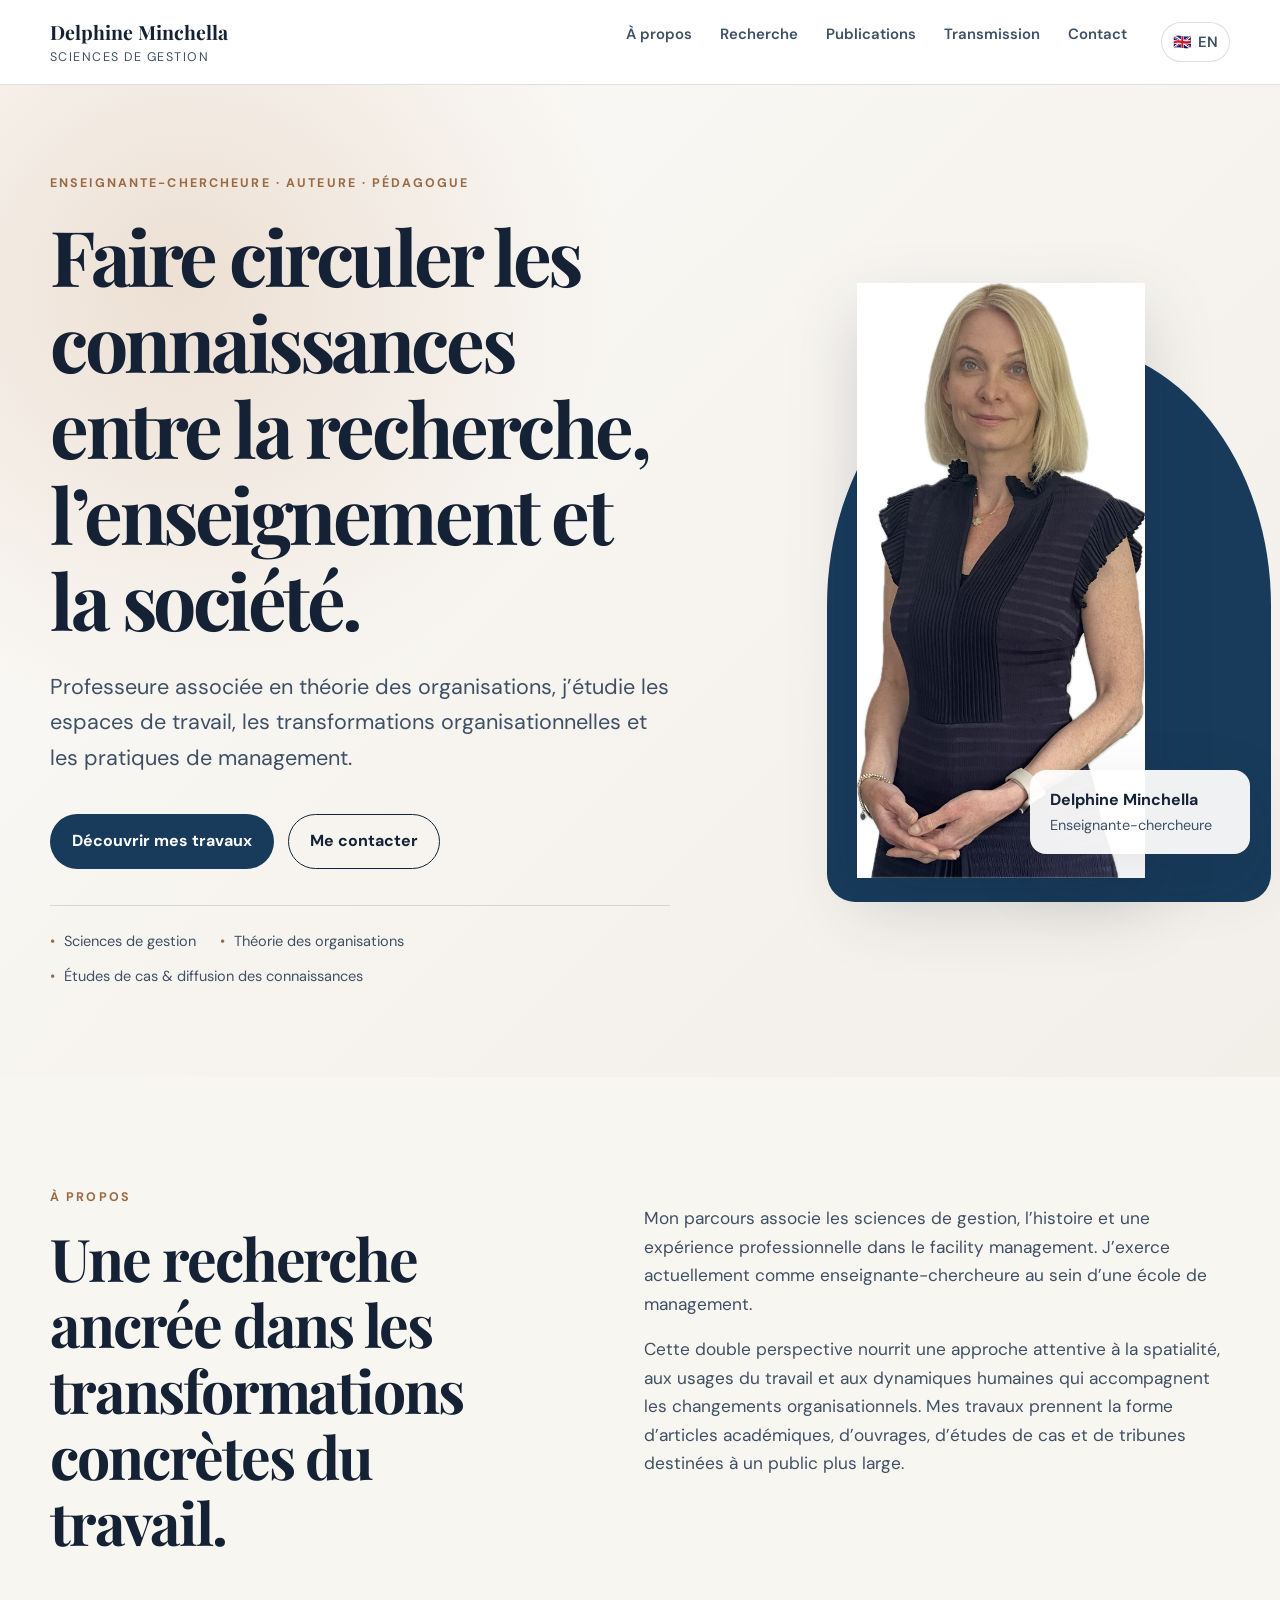
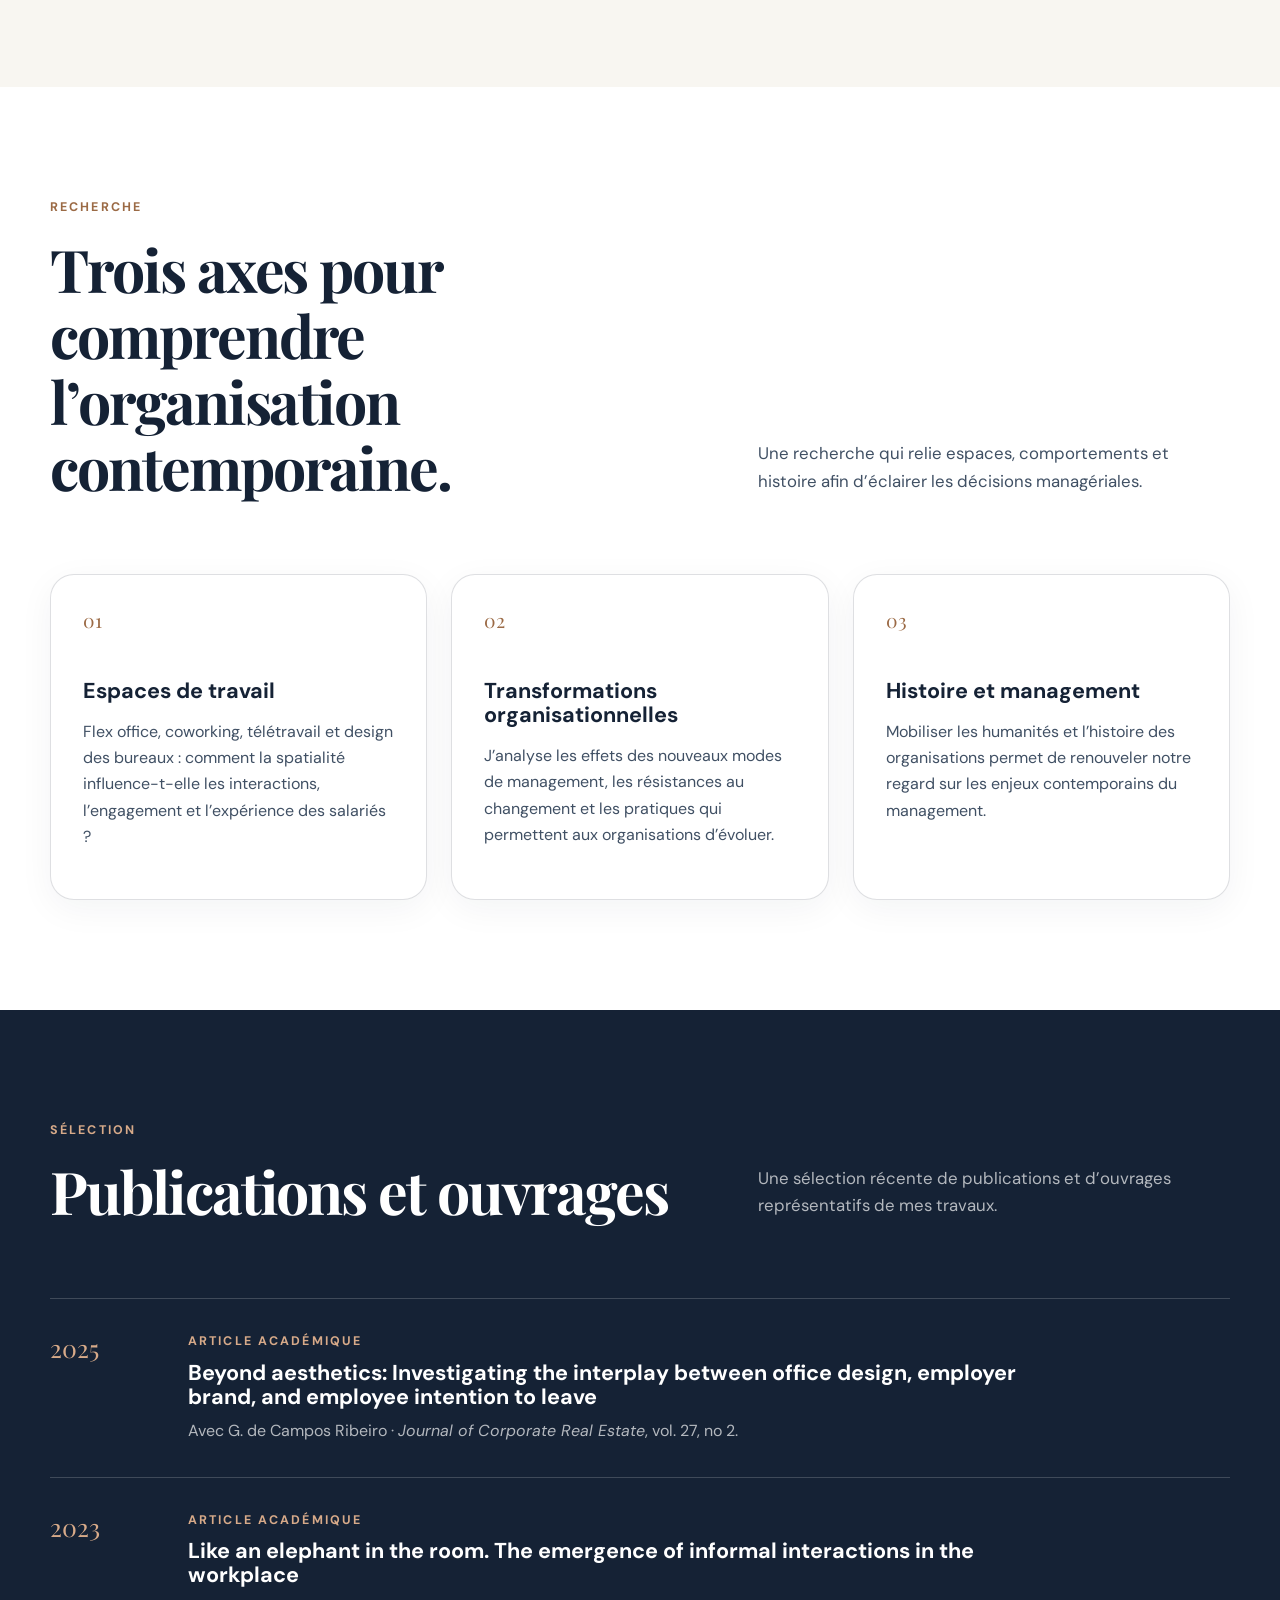
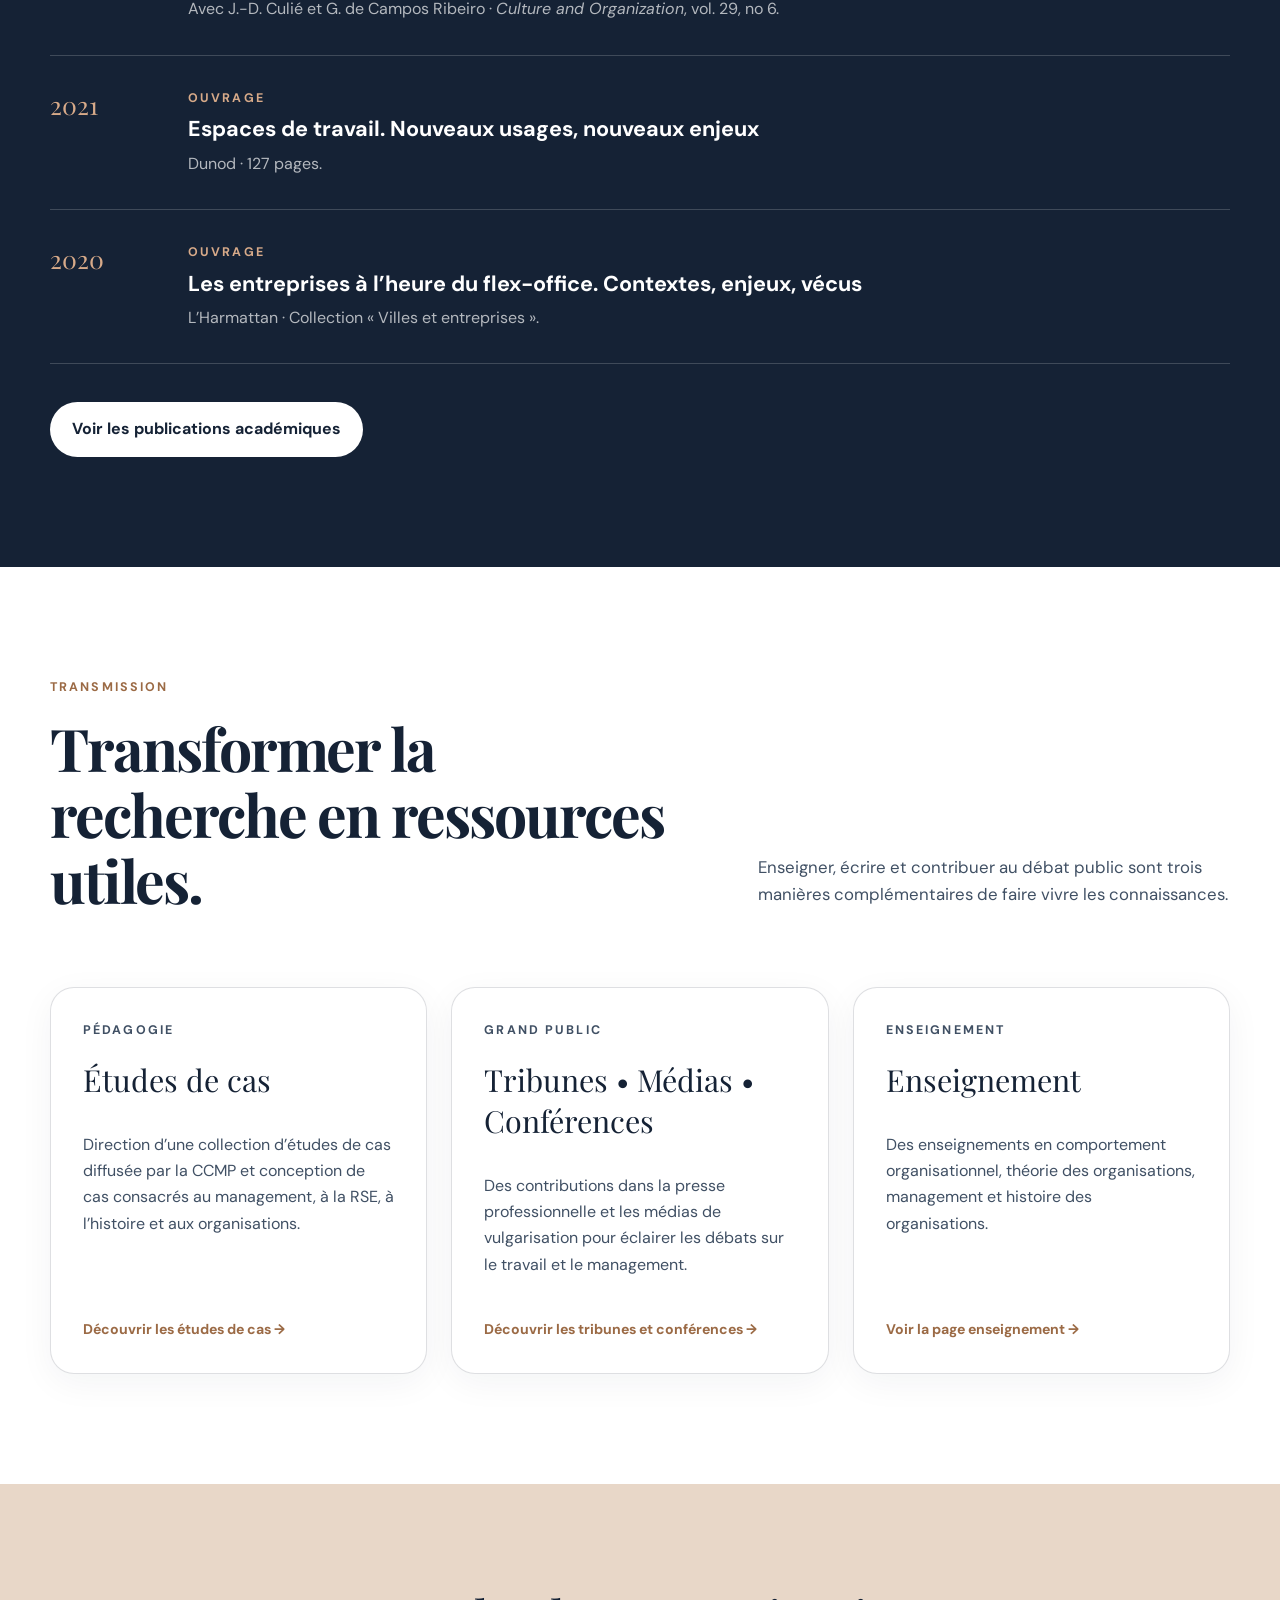
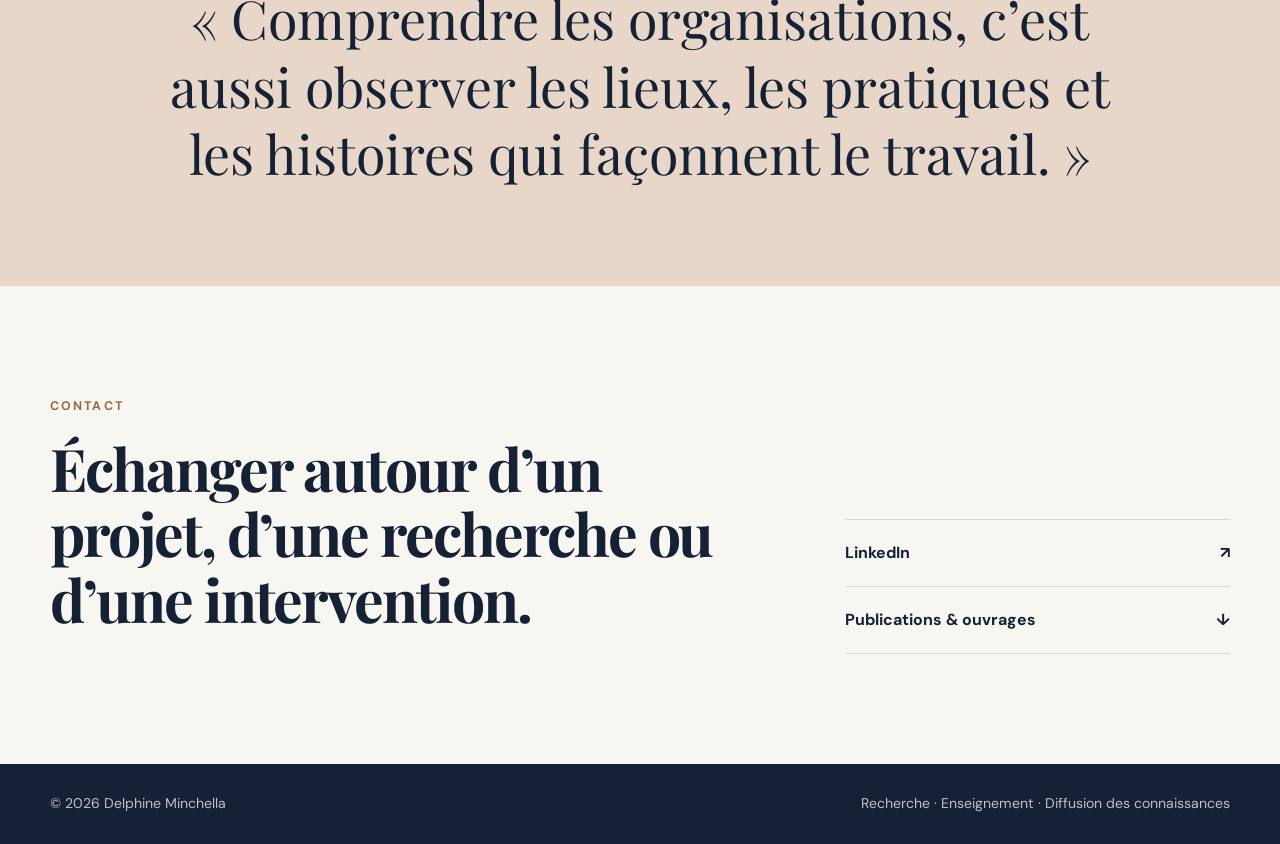
<file: index.html>
<!doctype html>
<html lang="fr">
<head>
  <meta charset="utf-8">
  <meta name="viewport" content="width=device-width, initial-scale=1">
  <meta name="description" content="Site personnel de Delphine Minchella, enseignante-chercheure en sciences de gestion, auteure et spécialiste des transformations des organisations.">
  <meta name="author" content="Delphine Minchella">
  <meta property="og:title" content="Delphine Minchella — Enseignante-chercheure">
  <meta property="og:description" content="Recherche, publications, études de cas et diffusion des connaissances en sciences de gestion.">
  <meta property="og:image" content="assets/delphine-minchella.jpg">
  <meta property="og:type" content="website">
  <title>Delphine Minchella — Enseignante-chercheure</title>
  <link rel="preconnect" href="https://fonts.googleapis.com">
  <link rel="preconnect" href="https://fonts.gstatic.com" crossorigin>
  <link href="https://fonts.googleapis.com/css2?family=DM+Sans:wght@400;500;600;700&family=Playfair+Display:wght@600;700&display=swap" rel="stylesheet">
  <link rel="stylesheet" href="styles.css">
</head>
<body>
  <a class="skip-link" href="#contenu">Aller au contenu</a>

  <header class="site-header">
    <div class="container nav-wrap">
      <a class="brand" href="#accueil" aria-label="Accueil — Delphine Minchella">
        <span class="brand-name">Delphine Minchella</span>
        <span class="brand-subtitle">Sciences de gestion</span>
      </a>

      <button class="menu-toggle" type="button" aria-expanded="false" aria-controls="navigation">
        <span class="sr-only">Ouvrir le menu</span>
        <span></span><span></span><span></span>
      </button>

      <nav id="navigation" class="navigation" aria-label="Navigation principale">
        <a href="#apropos">À propos</a>
        <a href="#recherche">Recherche</a>
        <a href="publications.html">Publications</a>
        <a href="#transmission">Transmission</a>
        <a href="#contact">Contact</a>
      <a class="lang-switch" href="en/index.html" aria-label="English version">🇬🇧 <span>EN</span></a></nav>
    </div>
  </header>

  <main id="contenu">
    <section id="accueil" class="hero">
      <div class="container hero-grid">
        <div class="hero-copy">
          <p class="eyebrow">Enseignante-chercheure · Auteure · Pédagogue</p>
          <h1>Faire circuler les connaissances entre la recherche, l’enseignement et la société.</h1>
          <p class="lead">
            Professeure associée en théorie des organisations, j’étudie les espaces de travail,
            les transformations organisationnelles et les pratiques de management.
          </p>
          <div class="hero-actions">
            <a class="button button-primary" href="travaux.html">Découvrir mes travaux</a>
            <a class="button button-secondary" href="#contact">Me contacter</a>
          </div>
          <ul class="quick-facts" aria-label="Domaines principaux">
            <li>Sciences de gestion</li>
            <li>Théorie des organisations</li>
            <li>Études de cas & diffusion des connaissances</li>
          </ul>
        </div>

        <figure class="portrait-card">
          <div class="portrait-backdrop"></div>
          <img src="assets/delphine-minchella.jpg" alt="Portrait professionnel de Delphine Minchella">
          <figcaption>
            <strong>Delphine Minchella</strong>
            <span>Enseignante-chercheure</span>
          </figcaption>
        </figure>
      </div>
    </section>

    <section id="apropos" class="section section-light">
      <div class="container two-columns">
        <div>
          <p class="section-kicker">À propos</p>
          <h2>Une recherche ancrée dans les transformations concrètes du travail.</h2>
        </div>
        <div class="prose">
          <p>
            Mon parcours associe les sciences de gestion, l’histoire et une expérience professionnelle
            dans le facility management. J’exerce actuellement comme enseignante-chercheure
            au sein d’une école de management.
          </p>
          <p>
            Cette double perspective nourrit une approche attentive à la spatialité, aux usages
            du travail et aux dynamiques humaines qui accompagnent les changements organisationnels.
            Mes travaux prennent la forme d’articles académiques, d’ouvrages, d’études de cas
            et de tribunes destinées à un public plus large.
          </p>
        </div>
      </div>
    </section>

    <section id="recherche" class="section">
      <div class="container">
        <div class="section-heading">
          <div>
            <p class="section-kicker">Recherche</p>
            <h2>Trois axes pour comprendre l’organisation contemporaine.</h2>
          </div>
          <p>
            Une recherche qui relie espaces, comportements et histoire afin d’éclairer
            les décisions managériales.
          </p>
        </div>

        <div class="cards cards-three">
          <article class="card">
            <span class="card-number">01</span>
            <h3>Espaces de travail</h3>
            <p>
              Flex office, coworking, télétravail et design des bureaux : comment la spatialité
              influence-t-elle les interactions, l’engagement et l’expérience des salariés ?
            </p>
          </article>
          <article class="card">
            <span class="card-number">02</span>
            <h3>Transformations organisationnelles</h3>
            <p>
              J’analyse les effets des nouveaux modes de management, les résistances au changement
              et les pratiques qui permettent aux organisations d’évoluer.
            </p>
          </article>
          <article class="card">
            <span class="card-number">03</span>
            <h3>Histoire et management</h3>
            <p>
              Mobiliser les humanités et l’histoire des organisations permet de renouveler
              notre regard sur les enjeux contemporains du management.
            </p>
          </article>
        </div>
      </div>
    </section>

    <section id="publications" class="section section-dark">
      <div class="container">
        <div class="section-heading">
          <div>
            <p class="section-kicker">Sélection</p>
            <h2>Publications et ouvrages</h2>
          </div>
          <p>Une sélection récente de publications et d’ouvrages représentatifs de mes travaux.</p>
        </div>

        <div class="publication-list">
          <article class="publication">
            <div class="publication-year">2025</div>
            <div>
              <p class="publication-type">Article académique</p>
              <h3>Beyond aesthetics: Investigating the interplay between office design, employer brand, and employee intention to leave</h3>
              <p>Avec G. de Campos Ribeiro · <em>Journal of Corporate Real Estate</em>, vol. 27, no 2.</p>
            </div>
          </article>

          <article class="publication">
            <div class="publication-year">2023</div>
            <div>
              <p class="publication-type">Article académique</p>
              <h3>Like an elephant in the room. The emergence of informal interactions in the workplace</h3>
              <p>Avec J.-D. Culié et G. de Campos Ribeiro · <em>Culture and Organization</em>, vol. 29, no 6.</p>
            </div>
          </article>

          <article class="publication">
            <div class="publication-year">2021</div>
            <div>
              <p class="publication-type">Ouvrage</p>
              <h3>Espaces de travail. Nouveaux usages, nouveaux enjeux</h3>
              <p>Dunod · 127 pages.</p>
            </div>
          </article>

          <article class="publication">
            <div class="publication-year">2020</div>
            <div>
              <p class="publication-type">Ouvrage</p>
              <h3>Les entreprises à l’heure du flex-office. Contextes, enjeux, vécus</h3>
              <p>L’Harmattan · Collection « Villes et entreprises ».</p>
            </div>
          </article>
        </div>

        <a class="button button-on-dark" href="publications.html">
          Voir les publications académiques
        </a>
      </div>
    </section>

    <section id="transmission" class="section">
      <div class="container">
        <div class="section-heading">
          <div>
            <p class="section-kicker">Transmission</p>
            <h2>Transformer la recherche en ressources utiles.</h2>
          </div>
          <p>
            Enseigner, écrire et contribuer au débat public sont trois manières complémentaires
            de faire vivre les connaissances.
          </p>
        </div>

        <div class="cards cards-three">
          <article class="card feature-card">
            <p class="feature-label">Pédagogie</p>
            <h3><a class="card-title-link" href="etudes-de-cas.html">Études de cas</a></h3>
            <p>
              Direction d’une collection d’études de cas diffusée par la CCMP et conception
              de cas consacrés au management, à la RSE, à l’histoire et aux organisations.
            </p>
            <a class="feature-note" href="etudes-de-cas.html">Découvrir les études de cas →</a>
          </article>

          <article class="card feature-card">
            <p class="feature-label">Grand public</p>
            <h3><a class="card-title-link" href="tribunes-medias-conferences.html">Tribunes • Médias • Conférences</a></h3>
            <p>
              Des contributions dans la presse professionnelle et les médias de vulgarisation
              pour éclairer les débats sur le travail et le management.
            </p>
            <a class="feature-note" href="tribunes-medias-conferences.html">Découvrir les tribunes et conférences →</a>
          </article>

          <article class="card feature-card">
            <p class="feature-label">Enseignement</p>
            <h3><a class="card-title-link" href="enseignement.html">Enseignement</a></h3>
            <p>
              Des enseignements en comportement organisationnel, théorie des organisations,
              management et histoire des organisations.
            </p>
            <span class="feature-note"><a class="feature-note" href="enseignement.html">Voir la page enseignement →</a></span>
          </article>
        </div>
      </div>
    </section>

    <section class="quote-section" aria-label="Phrase manifeste">
      <div class="container">
        <blockquote>
          « Comprendre les organisations, c’est aussi observer les lieux,
          les pratiques et les histoires qui façonnent le travail. »
        </blockquote>
      </div>
    </section>

    <section id="contact" class="section contact-section">
      <div class="container contact-grid">
        <div>
          <p class="section-kicker">Contact</p>
          <h2>Échanger autour d’un projet, d’une recherche ou d’une intervention.</h2>
        </div>
        <div class="contact-links">
          <a href="https://www.linkedin.com/in/delphine-minchella-phd-2b69a855/" target="_blank" rel="noopener">
            <span>LinkedIn</span><span aria-hidden="true">↗</span>
          </a>
          <a href="#publications">
            <span>Publications & ouvrages</span><span aria-hidden="true">↓</span>
          </a>
        </div>
      </div>
    </section>
  </main>

  <footer class="site-footer">
    <div class="container footer-inner">
      <p>© <span id="year"></span> Delphine Minchella</p>
      <p>Recherche · Enseignement · Diffusion des connaissances</p>
    </div>
  </footer>

  <script src="script.js"></script>
</body>
</html>
</file>
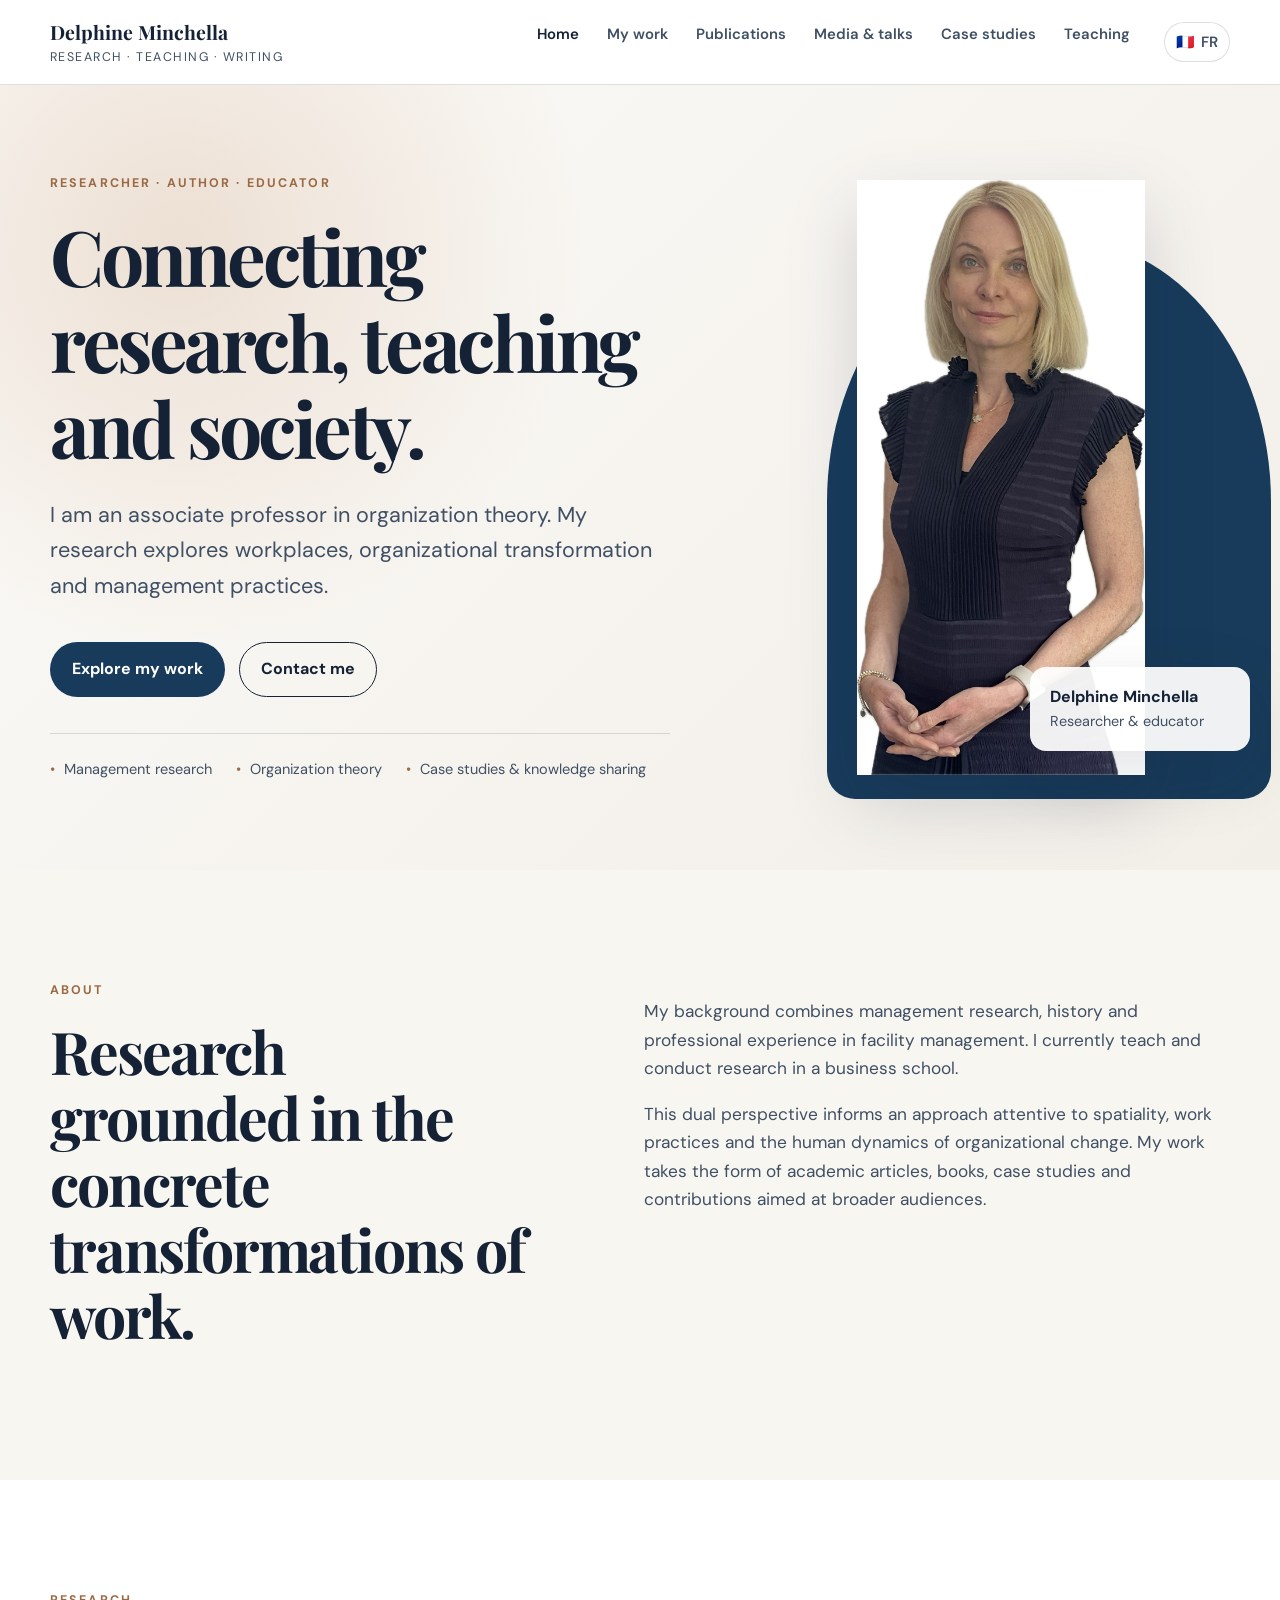
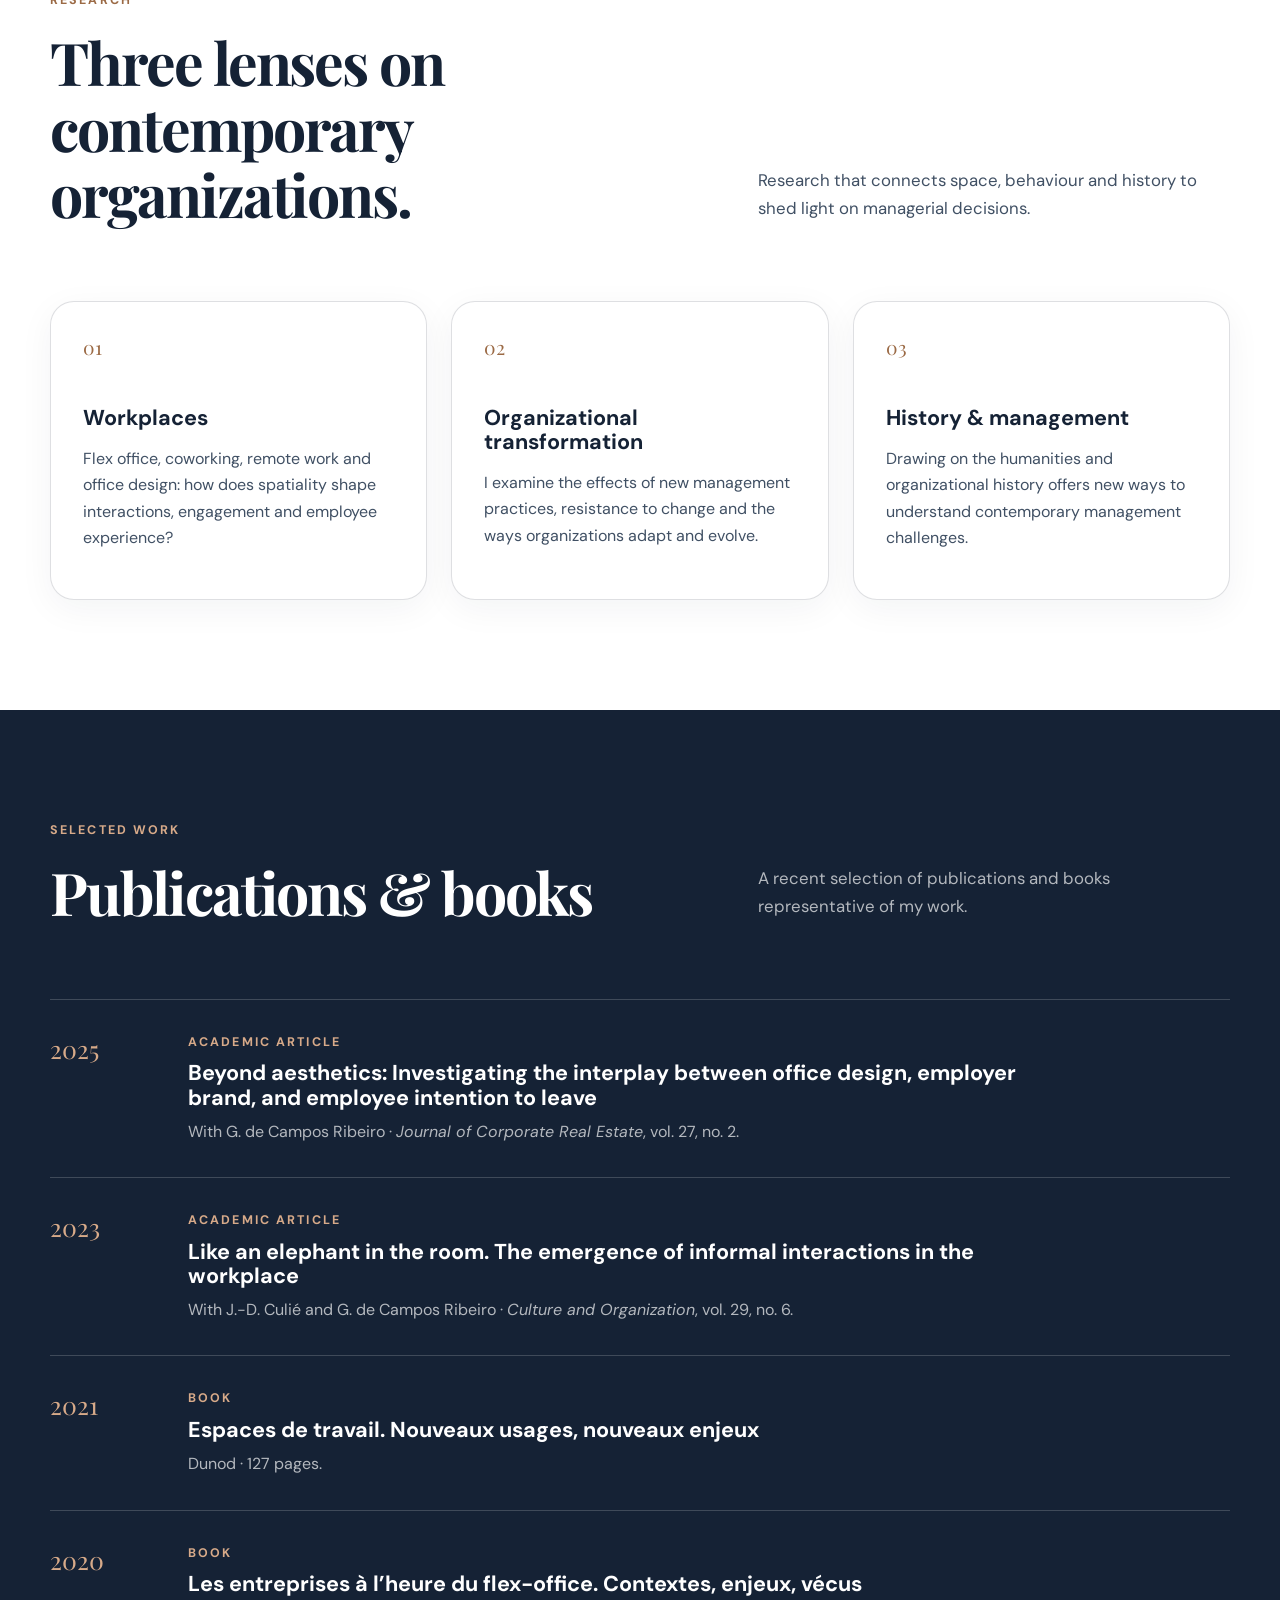
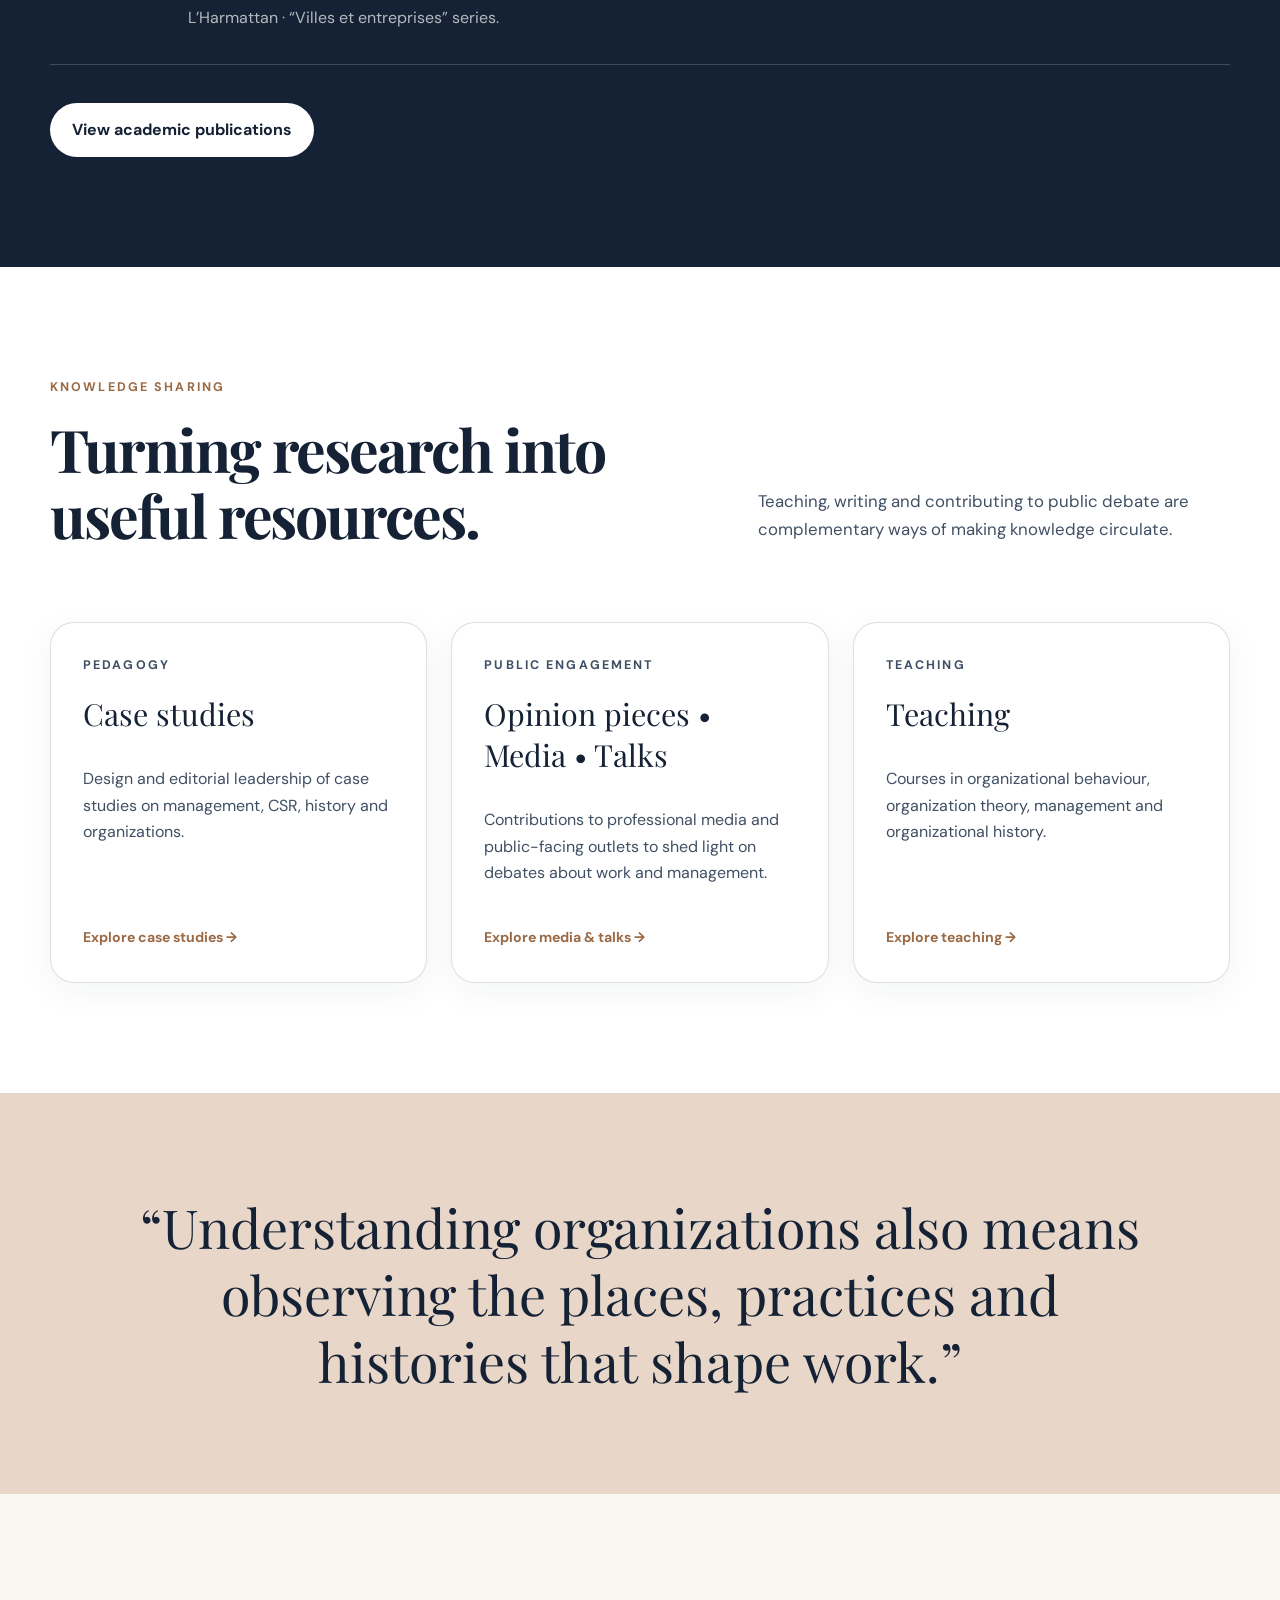
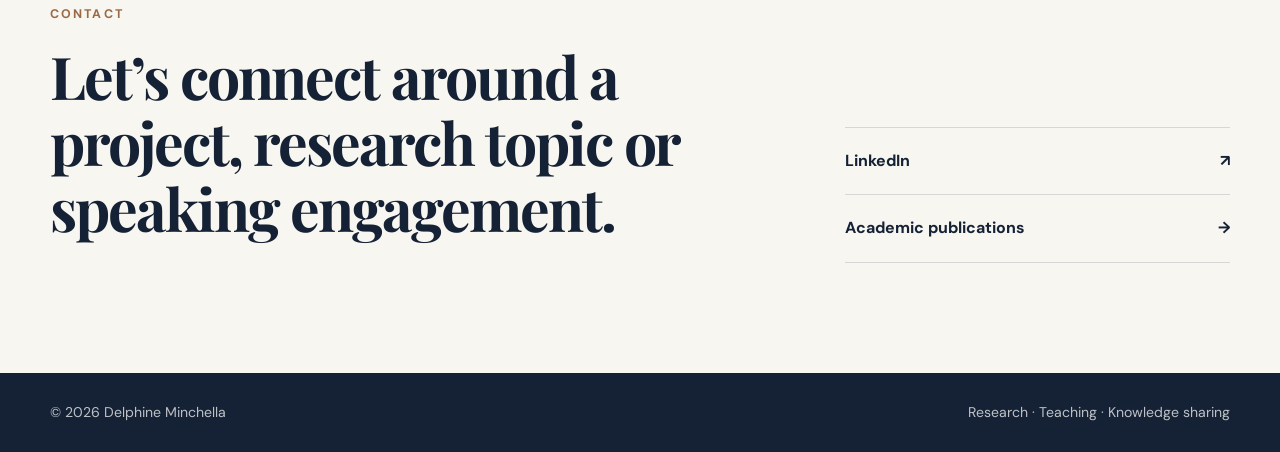
<file: en/index.html>
<!doctype html>
<html lang="en">
<head>
<meta charset="utf-8">
<meta name="viewport" content="width=device-width,initial-scale=1">
<meta name="description" content="Personal website of Delphine Minchella: research, teaching, publications and public engagement in management and organization studies.">
<meta name="author" content="Delphine Minchella">
<title>Delphine Minchella — Researcher &amp; Educator — Delphine Minchella</title>
<link rel="preconnect" href="https://fonts.googleapis.com">
<link rel="preconnect" href="https://fonts.gstatic.com" crossorigin>
<link href="https://fonts.googleapis.com/css2?family=DM+Sans:wght@400;500;600;700&family=Playfair+Display:wght@600;700&display=swap" rel="stylesheet">
<link rel="stylesheet" href="../styles.css">
</head>
<body>
<a class="skip-link" href="#content">Skip to content</a>
<header class="site-header">
<div class="container nav-wrap">
<a class="brand" href="index.html">
<span class="brand-name">Delphine Minchella</span>
<span class="brand-subtitle">Research · Teaching · Writing</span>
</a>
<button class="menu-toggle" type="button" aria-expanded="false" aria-controls="navigation">
<span class="sr-only">Open menu</span><span></span><span></span><span></span>
</button>
<nav id="navigation" class="navigation" aria-label="Main navigation">
<a href="index.html" class="active">Home</a><a href="travaux.html">My work</a><a href="publications.html">Publications</a><a href="tribunes-medias-conferences.html">Media & talks</a><a href="etudes-de-cas.html">Case studies</a><a href="enseignement.html">Teaching</a>
<a class="lang-switch" href="../index.html" aria-label="Version française">🇫🇷 <span>FR</span></a>
</nav>
</div>
</header>
<main id="content">

<section id="home" class="hero">
<div class="container hero-grid">
<div class="hero-copy">
<p class="eyebrow">Researcher · Author · Educator</p>
<h1>Connecting research, teaching and society.</h1>
<p class="lead">I am an associate professor in organization theory. My research explores workplaces, organizational transformation and management practices.</p>
<div class="hero-actions">
<a class="button button-primary" href="travaux.html">Explore my work</a>
<a class="button button-secondary" href="#contact">Contact me</a>
</div>
<ul class="quick-facts" aria-label="Main areas">
<li>Management research</li><li>Organization theory</li><li>Case studies & knowledge sharing</li>
</ul>
</div>
<figure class="portrait-card">
<div class="portrait-backdrop"></div>
<img src="../assets/delphine-minchella.jpg" alt="Professional portrait of Delphine Minchella">
<figcaption><strong>Delphine Minchella</strong><span>Researcher & educator</span></figcaption>
</figure>
</div>
</section>

<section id="about" class="section section-light">
<div class="container two-columns">
<div><p class="section-kicker">About</p><h2>Research grounded in the concrete transformations of work.</h2></div>
<div class="prose">
<p>My background combines management research, history and professional experience in facility management. I currently teach and conduct research in a business school.</p>
<p>This dual perspective informs an approach attentive to spatiality, work practices and the human dynamics of organizational change. My work takes the form of academic articles, books, case studies and contributions aimed at broader audiences.</p>
</div>
</div>
</section>

<section id="research" class="section">
<div class="container">
<div class="section-heading">
<div><p class="section-kicker">Research</p><h2>Three lenses on contemporary organizations.</h2></div>
<p>Research that connects space, behaviour and history to shed light on managerial decisions.</p>
</div>
<div class="cards cards-three">
<article class="card"><span class="card-number">01</span><h3>Workplaces</h3><p>Flex office, coworking, remote work and office design: how does spatiality shape interactions, engagement and employee experience?</p></article>
<article class="card"><span class="card-number">02</span><h3>Organizational transformation</h3><p>I examine the effects of new management practices, resistance to change and the ways organizations adapt and evolve.</p></article>
<article class="card"><span class="card-number">03</span><h3>History & management</h3><p>Drawing on the humanities and organizational history offers new ways to understand contemporary management challenges.</p></article>
</div>
</div>
</section>

<section id="publications" class="section section-dark">
<div class="container">
<div class="section-heading">
<div><p class="section-kicker">Selected work</p><h2>Publications & books</h2></div>
<p>A recent selection of publications and books representative of my work.</p>
</div>
<div class="publication-list">
<article class="publication"><div class="publication-year">2025</div><div><p class="publication-type">Academic article</p><h3>Beyond aesthetics: Investigating the interplay between office design, employer brand, and employee intention to leave</h3><p>With G. de Campos Ribeiro · <em>Journal of Corporate Real Estate</em>, vol. 27, no. 2.</p></div></article>
<article class="publication"><div class="publication-year">2023</div><div><p class="publication-type">Academic article</p><h3>Like an elephant in the room. The emergence of informal interactions in the workplace</h3><p>With J.-D. Culié and G. de Campos Ribeiro · <em>Culture and Organization</em>, vol. 29, no. 6.</p></div></article>
<article class="publication"><div class="publication-year">2021</div><div><p class="publication-type">Book</p><h3>Espaces de travail. Nouveaux usages, nouveaux enjeux</h3><p>Dunod · 127 pages.</p></div></article>
<article class="publication"><div class="publication-year">2020</div><div><p class="publication-type">Book</p><h3>Les entreprises à l’heure du flex-office. Contextes, enjeux, vécus</h3><p>L’Harmattan · “Villes et entreprises” series.</p></div></article>
</div>
<a class="button button-on-dark" href="publications.html">View academic publications</a>
</div>
</section>

<section id="knowledge-sharing" class="section">
<div class="container">
<div class="section-heading">
<div><p class="section-kicker">Knowledge sharing</p><h2>Turning research into useful resources.</h2></div>
<p>Teaching, writing and contributing to public debate are complementary ways of making knowledge circulate.</p>
</div>
<div class="cards cards-three">
<article class="card feature-card"><p class="feature-label">Pedagogy</p><h3><a class="card-title-link" href="etudes-de-cas.html">Case studies</a></h3><p>Design and editorial leadership of case studies on management, CSR, history and organizations.</p><a class="feature-note" href="etudes-de-cas.html">Explore case studies →</a></article>
<article class="card feature-card"><p class="feature-label">Public engagement</p><h3><a class="card-title-link" href="tribunes-medias-conferences.html">Opinion pieces • Media • Talks</a></h3><p>Contributions to professional media and public-facing outlets to shed light on debates about work and management.</p><a class="feature-note" href="tribunes-medias-conferences.html">Explore media & talks →</a></article>
<article class="card feature-card"><p class="feature-label">Teaching</p><h3><a class="card-title-link" href="enseignement.html">Teaching</a></h3><p>Courses in organizational behaviour, organization theory, management and organizational history.</p><a class="feature-note" href="enseignement.html">Explore teaching →</a></article>
</div>
</div>
</section>

<section class="quote-section"><div class="container">
<blockquote>“Understanding organizations also means observing the places, practices and histories that shape work.”</blockquote>
</div></section>

<section id="contact" class="section contact-section">
<div class="container contact-grid">
<div><p class="section-kicker">Contact</p><h2>Let’s connect around a project, research topic or speaking engagement.</h2></div>
<div class="contact-links">
<a href="https://www.linkedin.com/in/delphine-minchella-phd-2b69a855/" target="_blank" rel="noopener"><span>LinkedIn</span><span>↗</span></a>
<a href="publications.html"><span>Academic publications</span><span>→</span></a>
</div>
</div>
</section>

</main>
<footer class="site-footer">
<div class="container footer-inner">
<p>© <span id="year"></span> Delphine Minchella</p>
<p>Research · Teaching · Knowledge sharing</p>
</div>
</footer>
<script src="../script.js"></script>
</body>
</html>
</file>
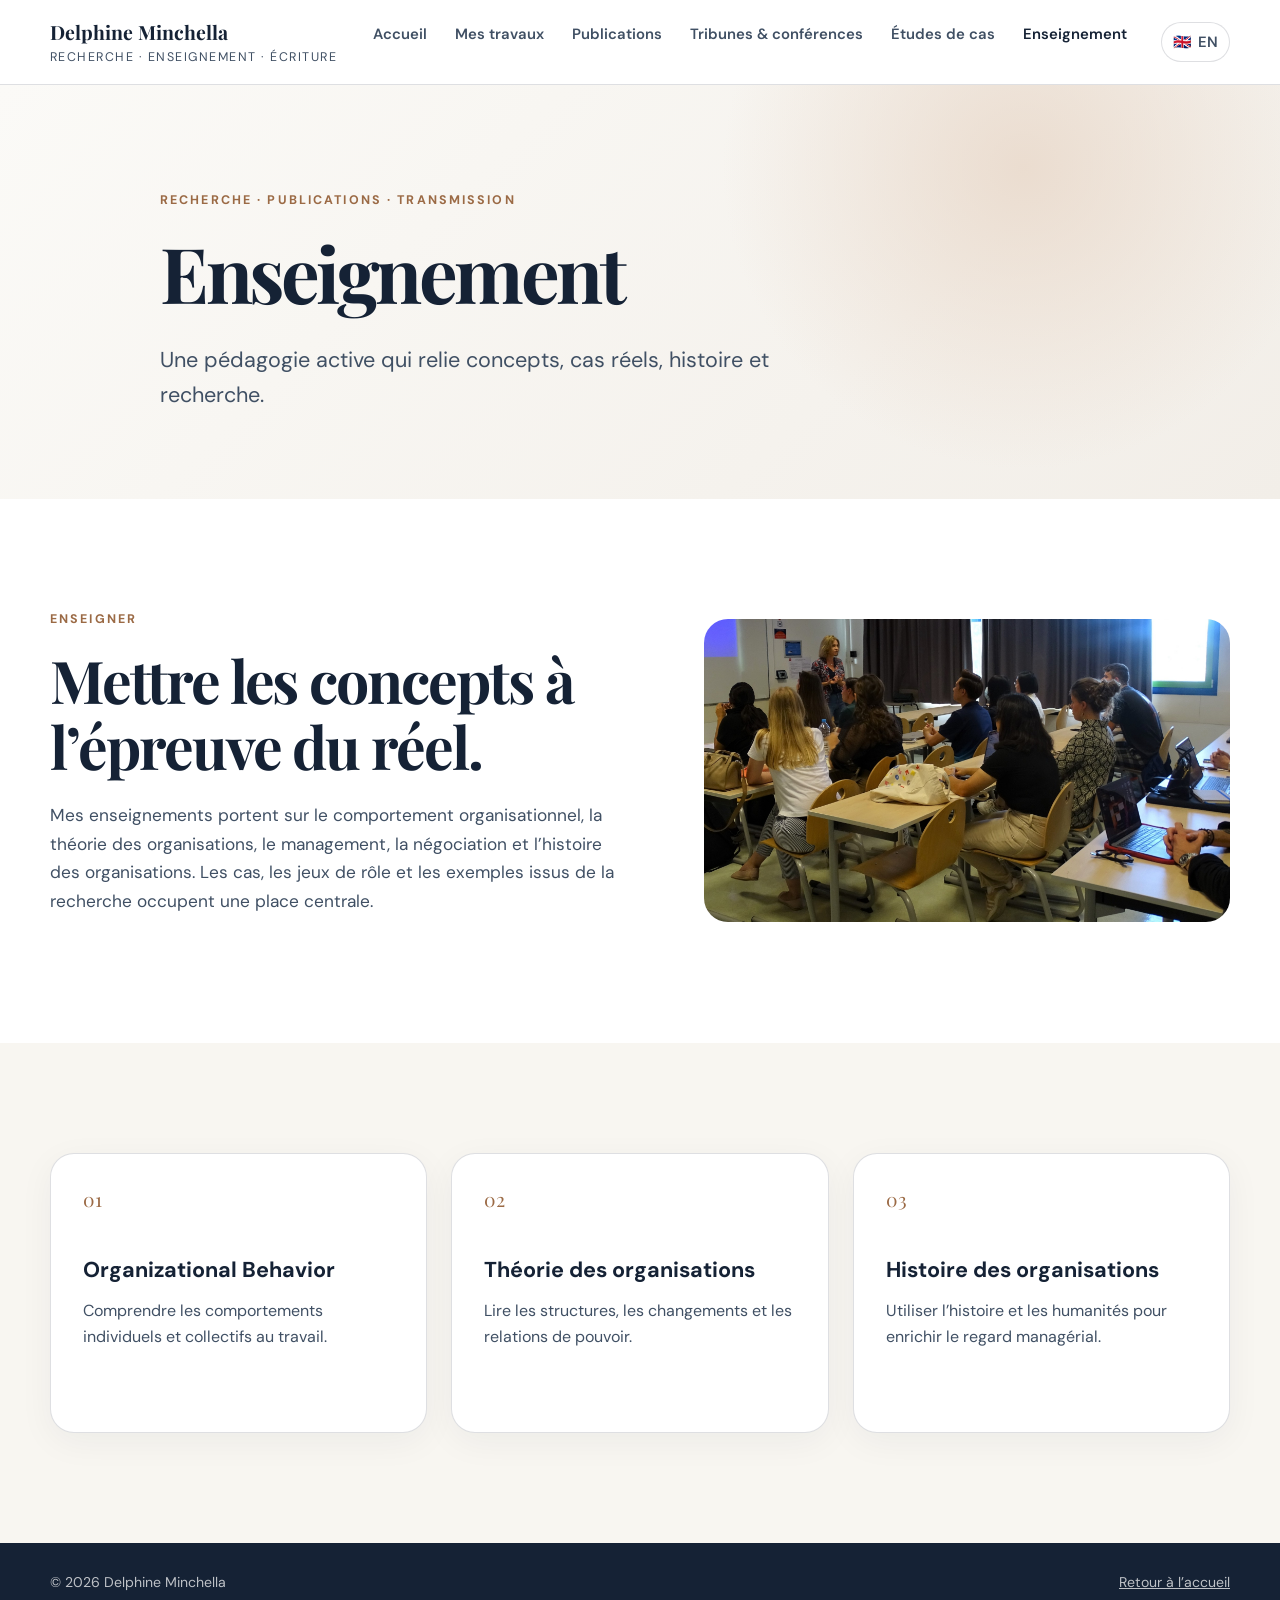
<file: enseignement (1).html>
<!doctype html>
<html lang="fr">
<head>
<meta charset="utf-8"><meta name="viewport" content="width=device-width,initial-scale=1">
<meta name="description" content="Une pédagogie active qui relie concepts, cas réels, histoire et recherche.">
<title>Enseignement — Delphine Minchella</title>
<link rel="preconnect" href="https://fonts.googleapis.com">
<link rel="preconnect" href="https://fonts.gstatic.com" crossorigin>
<link href="https://fonts.googleapis.com/css2?family=DM+Sans:wght@400;500;600;700&family=Playfair+Display:wght@600;700&display=swap" rel="stylesheet">
<link rel="stylesheet" href="styles.css">
</head>
<body>
<header class="site-header"><div class="container nav-wrap">
<a class="brand" href="index.html"><span class="brand-name">Delphine Minchella</span><span class="brand-subtitle">Recherche · Enseignement · Écriture</span></a>
<button class="menu-toggle" type="button" aria-expanded="false" aria-controls="navigation"><span class="sr-only">Ouvrir le menu</span><span></span><span></span><span></span></button>
<nav id="navigation" class="navigation"><a href="index.html">Accueil</a><a href="travaux.html">Mes travaux</a><a href="publications.html">Publications</a><a href="tribunes-medias-conferences.html">Tribunes & conférences</a><a href="etudes-de-cas.html">Études de cas</a><a href="enseignement.html" class="active">Enseignement</a><a class="lang-switch" href="en/enseignement.html" aria-label="English version">🇬🇧 <span>EN</span></a></nav>
</div></header>
<main>
<section class="page-hero"><div class="container page-hero-inner"><p class="eyebrow">Recherche · Publications · Transmission</p><h1>Enseignement</h1><p class="lead">Une pédagogie active qui relie concepts, cas réels, histoire et recherche.</p></div></section>
<section class="section"><div class="container split-image"><div><p class="section-kicker">Enseigner</p><h2>Mettre les concepts à l’épreuve du réel.</h2><p class="prose">Mes enseignements portent sur le comportement organisationnel, la théorie des organisations, le management, la négociation et l’histoire des organisations. Les cas, les jeux de rôle et les exemples issus de la recherche occupent une place centrale.</p></div><img src="assets/enseignement.jpg" alt="Delphine Minchella en salle de cours"></div></section>
<section class="section section-light"><div class="container cards cards-three">
<article class="card"><span class="card-number">01</span><h3>Organizational Behavior</h3><p>Comprendre les comportements individuels et collectifs au travail.</p></article>
<article class="card"><span class="card-number">02</span><h3>Théorie des organisations</h3><p>Lire les structures, les changements et les relations de pouvoir.</p></article>
<article class="card"><span class="card-number">03</span><h3>Histoire des organisations</h3><p>Utiliser l’histoire et les humanités pour enrichir le regard managérial.</p></article>
</div></section>
</main>
<footer class="site-footer"><div class="container footer-inner"><p>© <span id="year"></span> Delphine Minchella</p><p><a href="index.html">Retour à l’accueil</a></p></div></footer>
<script src="script.js"></script>
</body></html>
</file>
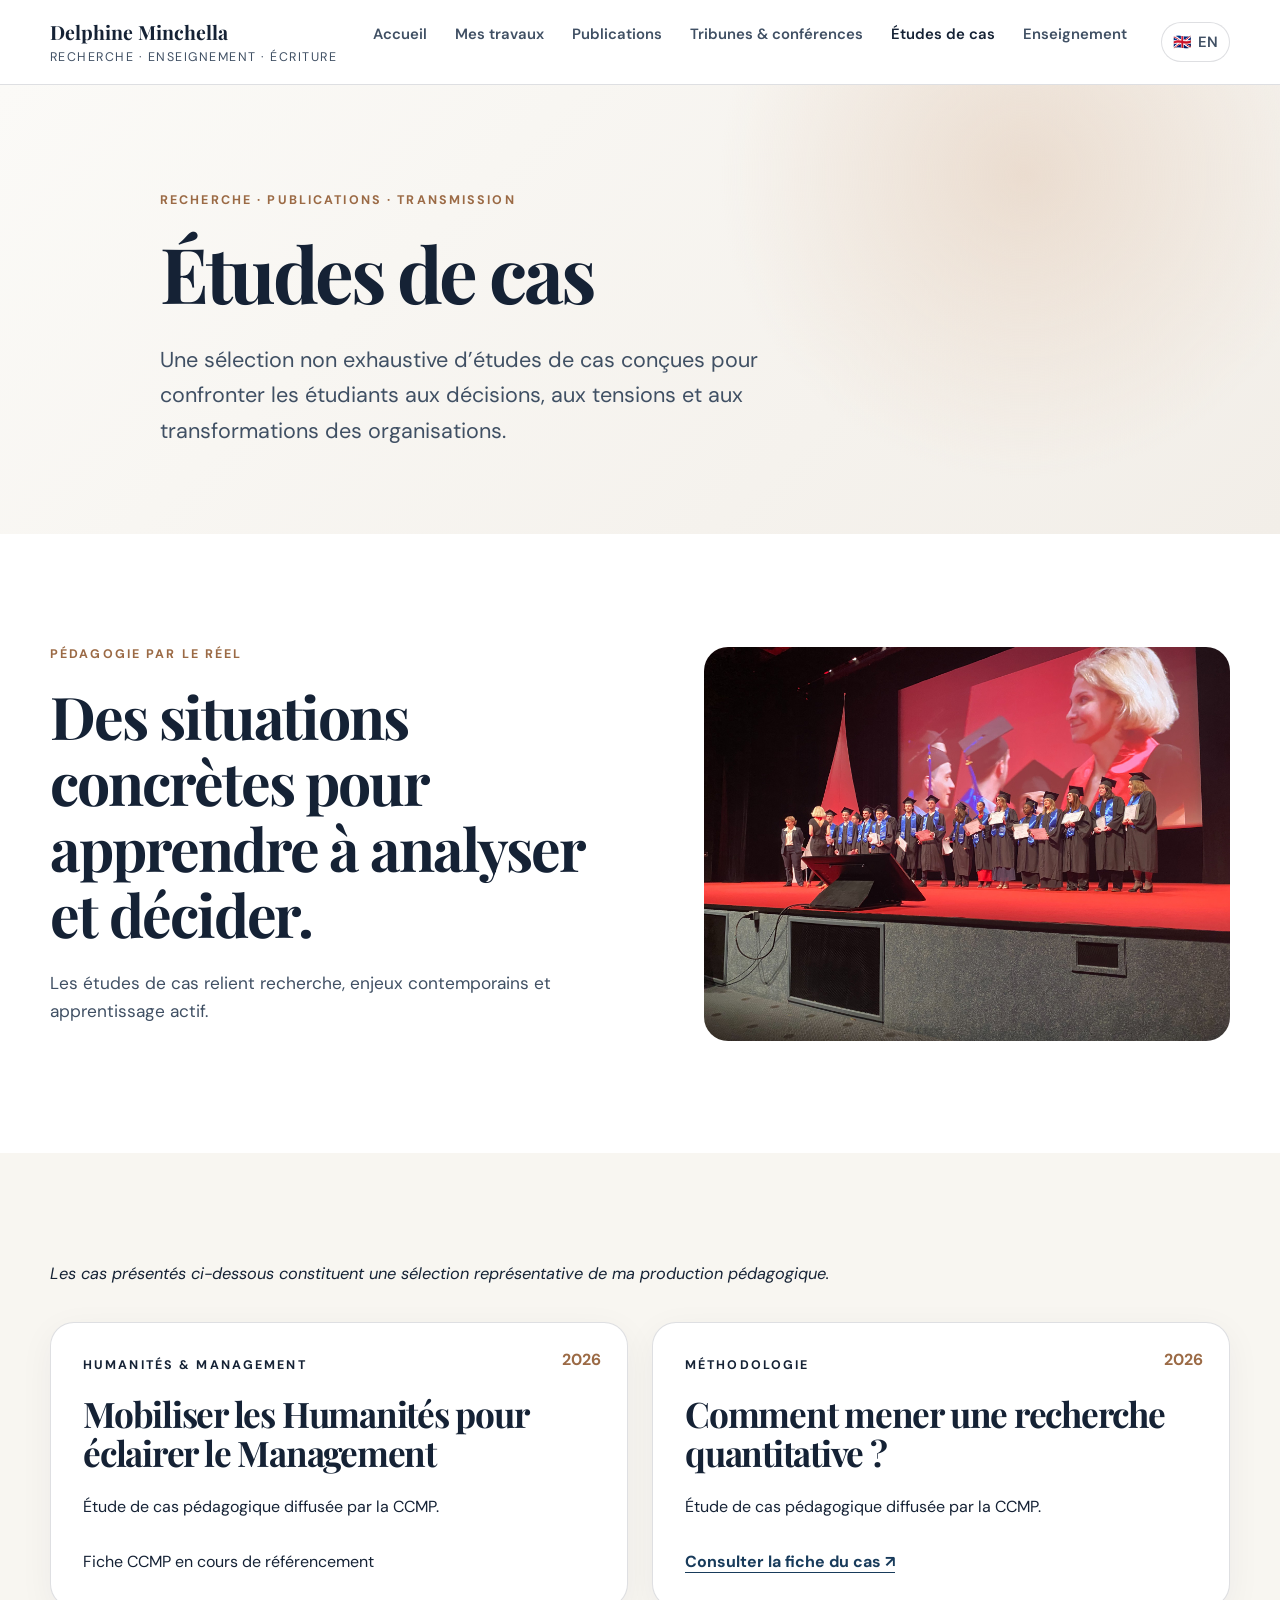
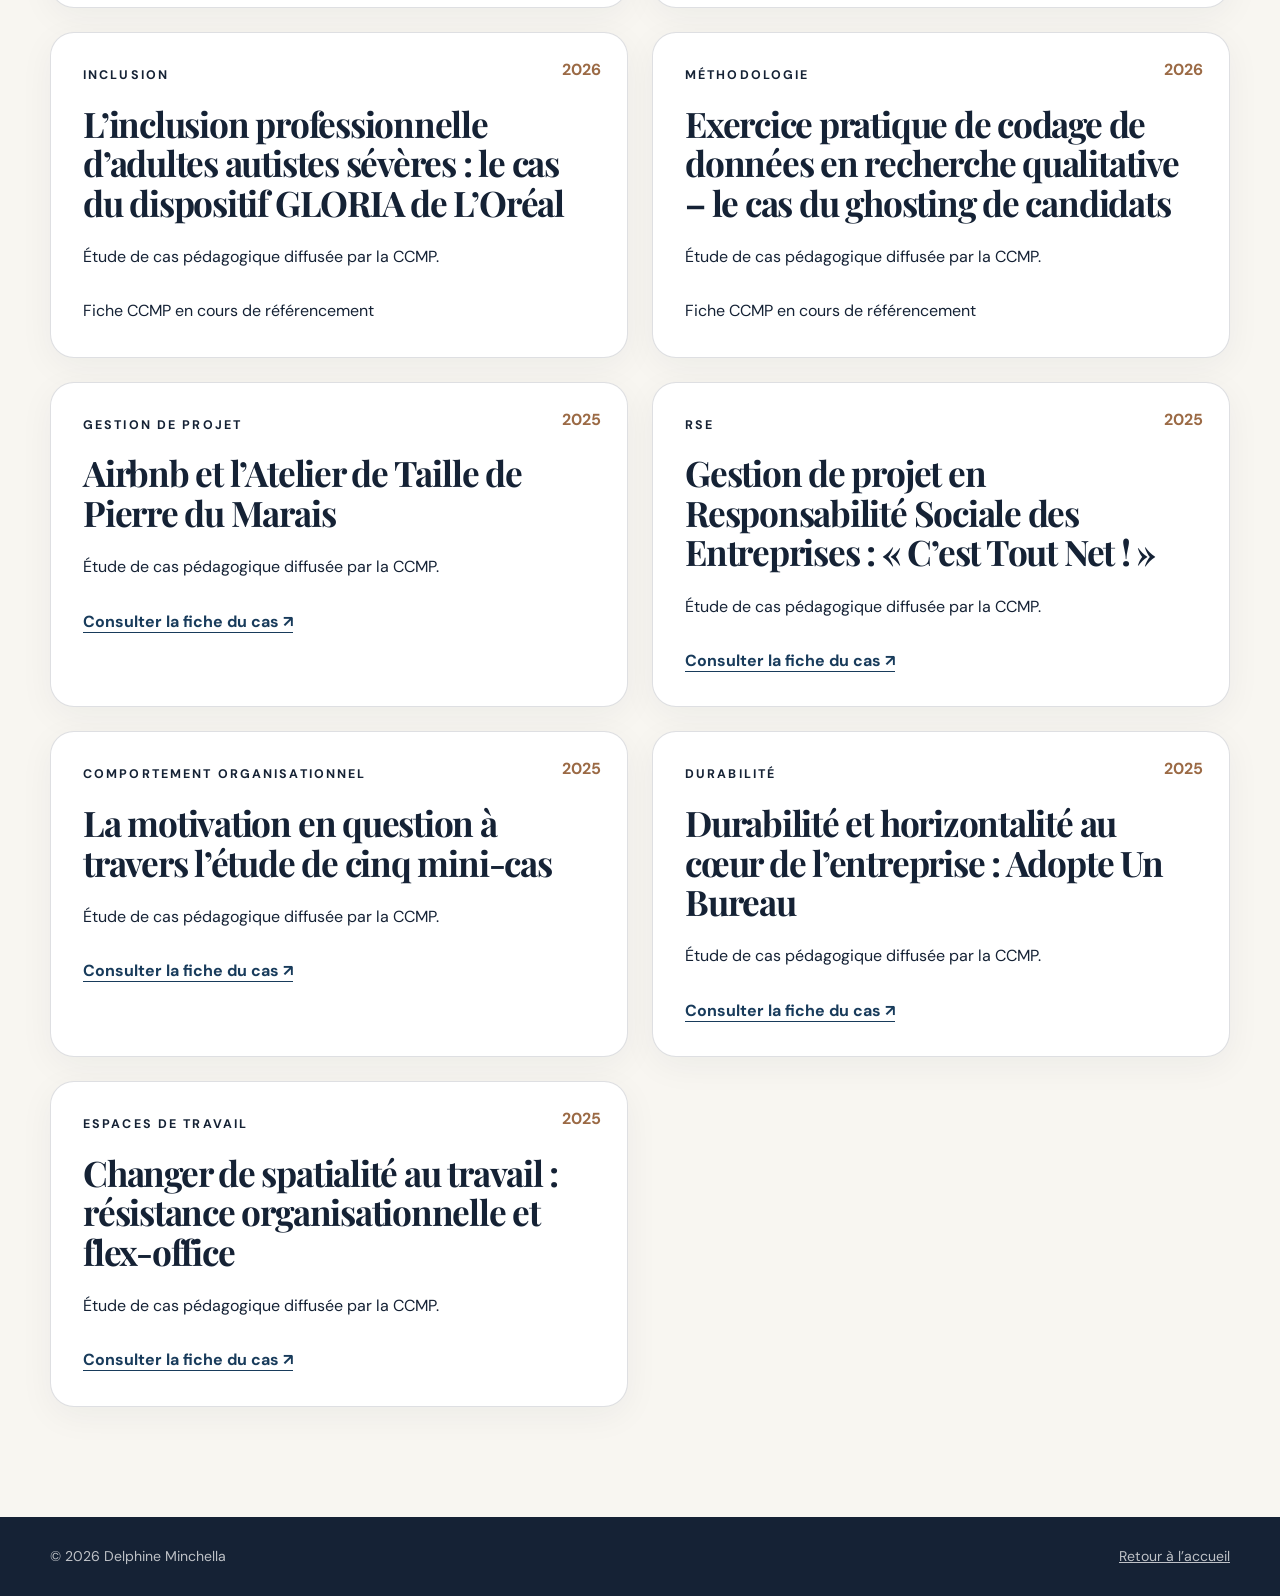
<file: etudes-de-cas (2).html>
<!doctype html>
<html lang="fr">
<head>
<meta charset="utf-8"><meta name="viewport" content="width=device-width,initial-scale=1">
<meta name="description" content="Une sélection non exhaustive d’études de cas conçues pour confronter les étudiants aux décisions, aux tensions et aux transformations des organisations.">
<title>Études de cas — Delphine Minchella</title>
<link rel="preconnect" href="https://fonts.googleapis.com">
<link rel="preconnect" href="https://fonts.gstatic.com" crossorigin>
<link href="https://fonts.googleapis.com/css2?family=DM+Sans:wght@400;500;600;700&family=Playfair+Display:wght@600;700&display=swap" rel="stylesheet">
<link rel="stylesheet" href="styles.css">
</head>
<body>
<header class="site-header"><div class="container nav-wrap">
<a class="brand" href="index.html"><span class="brand-name">Delphine Minchella</span><span class="brand-subtitle">Recherche · Enseignement · Écriture</span></a>
<button class="menu-toggle" type="button" aria-expanded="false" aria-controls="navigation"><span class="sr-only">Ouvrir le menu</span><span></span><span></span><span></span></button>
<nav id="navigation" class="navigation"><a href="index.html">Accueil</a><a href="travaux.html">Mes travaux</a><a href="publications.html">Publications</a><a href="tribunes-medias-conferences.html">Tribunes & conférences</a><a href="etudes-de-cas.html" class="active">Études de cas</a><a href="enseignement.html">Enseignement</a><a class="lang-switch" href="en/etudes-de-cas.html" aria-label="English version">🇬🇧 <span>EN</span></a></nav>
</div></header>
<main>
<section class="page-hero"><div class="container page-hero-inner"><p class="eyebrow">Recherche · Publications · Transmission</p><h1>Études de cas</h1><p class="lead">Une sélection non exhaustive d’études de cas conçues pour confronter les étudiants aux décisions, aux tensions et aux transformations des organisations.</p></div></section>
<section class="section"><div class="container split-image"><div><p class="section-kicker">Pédagogie par le réel</p><h2>Des situations concrètes pour apprendre à analyser et décider.</h2><p class="prose">Les études de cas relient recherche, enjeux contemporains et apprentissage actif.</p></div><img src="assets/remise-diplomes.jpg" alt="Remise de diplômes"></div></section><section class="section section-light"><div class="container"><p class="selection-note">Les cas présentés ci-dessous constituent une sélection représentative de ma production pédagogique.</p><div class="compact-grid"><article class="compact-card"><span class="compact-year">2026</span><p class="feature-label">Humanités & management</p><h2>Mobiliser les Humanités pour éclairer le Management</h2><p>Étude de cas pédagogique diffusée par la CCMP.</p><span class="muted-link">Fiche CCMP en cours de référencement</span></article><article class="compact-card"><span class="compact-year">2026</span><p class="feature-label">Méthodologie</p><h2>Comment mener une recherche quantitative ?</h2><p>Étude de cas pédagogique diffusée par la CCMP.</p><a class="article-link" href="https://www.ccmp.fr/collection-ccmp/cas-comment-mener-une-recherche-quantitative" target="_blank" rel="noopener">Consulter la fiche du cas ↗</a></article><article class="compact-card"><span class="compact-year">2026</span><p class="feature-label">Inclusion</p><h2>L’inclusion professionnelle d’adultes autistes sévères : le cas du dispositif GLORIA de L’Oréal</h2><p>Étude de cas pédagogique diffusée par la CCMP.</p><span class="muted-link">Fiche CCMP en cours de référencement</span></article><article class="compact-card"><span class="compact-year">2026</span><p class="feature-label">Méthodologie</p><h2>Exercice pratique de codage de données en recherche qualitative – le cas du ghosting de candidats</h2><p>Étude de cas pédagogique diffusée par la CCMP.</p><span class="muted-link">Fiche CCMP en cours de référencement</span></article><article class="compact-card"><span class="compact-year">2025</span><p class="feature-label">Gestion de projet</p><h2>Airbnb et l’Atelier de Taille de Pierre du Marais</h2><p>Étude de cas pédagogique diffusée par la CCMP.</p><a class="article-link" href="https://www.ccmp.fr/collection-em-normandie/cas-airbnb-et-latelier-de-taille-de-pierre-du-marais-quand-deux-projets-de-diversification-se-rencontrent" target="_blank" rel="noopener">Consulter la fiche du cas ↗</a></article><article class="compact-card"><span class="compact-year">2025</span><p class="feature-label">RSE</p><h2>Gestion de projet en Responsabilité Sociale des Entreprises : « C’est Tout Net ! »</h2><p>Étude de cas pédagogique diffusée par la CCMP.</p><a class="article-link" href="https://ideas.repec.org/p/hal/journl/hal-05401030.html" target="_blank" rel="noopener">Consulter la fiche du cas ↗</a></article><article class="compact-card"><span class="compact-year">2025</span><p class="feature-label">Comportement organisationnel</p><h2>La motivation en question à travers l’étude de cinq mini-cas</h2><p>Étude de cas pédagogique diffusée par la CCMP.</p><a class="article-link" href="https://www.ccmp.fr/collection-em-normandie/cas-la-motivation-en-question-a-travers-letude-de-cinq-mini-cas" target="_blank" rel="noopener">Consulter la fiche du cas ↗</a></article><article class="compact-card"><span class="compact-year">2025</span><p class="feature-label">Durabilité</p><h2>Durabilité et horizontalité au cœur de l’entreprise : Adopte Un Bureau</h2><p>Étude de cas pédagogique diffusée par la CCMP.</p><a class="article-link" href="https://ideas.repec.org/p/hal/journl/hal-05401070.html" target="_blank" rel="noopener">Consulter la fiche du cas ↗</a></article><article class="compact-card"><span class="compact-year">2025</span><p class="feature-label">Espaces de travail</p><h2>Changer de spatialité au travail : résistance organisationnelle et flex-office</h2><p>Étude de cas pédagogique diffusée par la CCMP.</p><a class="article-link" href="https://www.ccmp.fr/collection-em-normandie/cas-changer-de-spatialite-au-travail-la-mise-en-place-dun-flex-office" target="_blank" rel="noopener">Consulter la fiche du cas ↗</a></article></div></section>
</main>
<footer class="site-footer"><div class="container footer-inner"><p>© <span id="year"></span> Delphine Minchella</p><p><a href="index.html">Retour à l’accueil</a></p></div></footer>
<script src="script.js"></script>
</body></html>
</file>
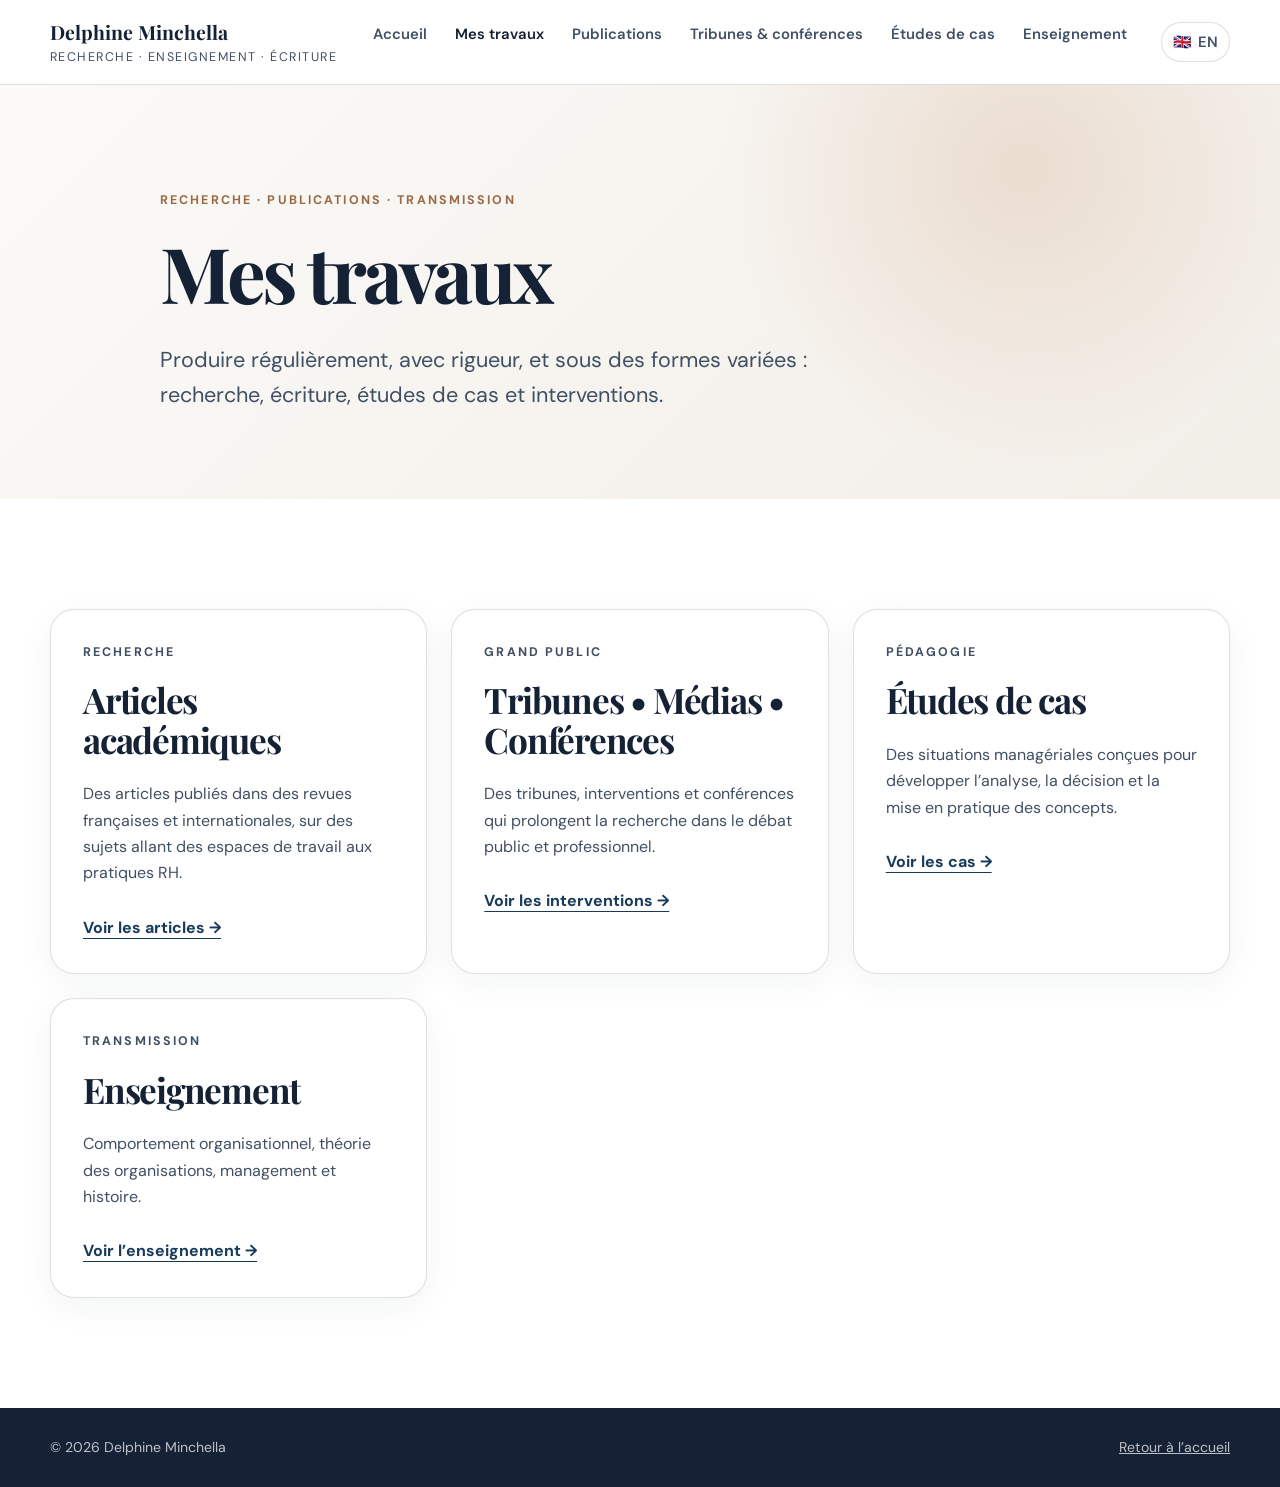
<file: travaux (5).html>
<!doctype html>
<html lang="fr">
<head>
<meta charset="utf-8"><meta name="viewport" content="width=device-width,initial-scale=1">
<meta name="description" content="Produire régulièrement, avec rigueur, et sous des formes variées : recherche, écriture, études de cas et interventions.">
<title>Mes travaux — Delphine Minchella</title>
<link rel="preconnect" href="https://fonts.googleapis.com">
<link rel="preconnect" href="https://fonts.gstatic.com" crossorigin>
<link href="https://fonts.googleapis.com/css2?family=DM+Sans:wght@400;500;600;700&family=Playfair+Display:wght@600;700&display=swap" rel="stylesheet">
<link rel="stylesheet" href="styles.css">
</head>
<body>
<header class="site-header"><div class="container nav-wrap">
<a class="brand" href="index.html"><span class="brand-name">Delphine Minchella</span><span class="brand-subtitle">Recherche · Enseignement · Écriture</span></a>
<button class="menu-toggle" type="button" aria-expanded="false" aria-controls="navigation"><span class="sr-only">Ouvrir le menu</span><span></span><span></span><span></span></button>
<nav id="navigation" class="navigation"><a href="index.html">Accueil</a><a href="travaux.html" class="active">Mes travaux</a><a href="publications.html">Publications</a><a href="tribunes-medias-conferences.html">Tribunes & conférences</a><a href="etudes-de-cas.html">Études de cas</a><a href="enseignement.html">Enseignement</a><a class="lang-switch" href="en/travaux.html" aria-label="English version">🇬🇧 <span>EN</span></a></nav>
</div></header>
<main>
<section class="page-hero"><div class="container page-hero-inner"><p class="eyebrow">Recherche · Publications · Transmission</p><h1>Mes travaux</h1><p class="lead">Produire régulièrement, avec rigueur, et sous des formes variées : recherche, écriture, études de cas et interventions.</p></div></section>
<section class="section"><div class="container cards cards-three">
<article class="card hub-card"><p class="feature-label">Recherche</p><h2>Articles académiques</h2><p>Des articles publiés dans des revues françaises et internationales, sur des sujets allant des espaces de travail aux pratiques RH.</p><a class="article-link" href="publications.html">Voir les articles →</a></article>
<article class="card hub-card"><p class="feature-label">Grand public</p><h2>Tribunes • Médias • Conférences</h2><p>Des tribunes, interventions et conférences qui prolongent la recherche dans le débat public et professionnel.</p><a class="article-link" href="tribunes-medias-conferences.html">Voir les interventions →</a></article>
<article class="card hub-card"><p class="feature-label">Pédagogie</p><h2>Études de cas</h2><p>Des situations managériales conçues pour développer l’analyse, la décision et la mise en pratique des concepts.</p><a class="article-link" href="etudes-de-cas.html">Voir les cas →</a></article>
<article class="card hub-card"><p class="feature-label">Transmission</p><h2>Enseignement</h2><p>Comportement organisationnel, théorie des organisations, management et histoire.</p><a class="article-link" href="enseignement.html">Voir l’enseignement →</a></article>
</div></section>
</main>
<footer class="site-footer"><div class="container footer-inner"><p>© <span id="year"></span> Delphine Minchella</p><p><a href="index.html">Retour à l’accueil</a></p></div></footer>
<script src="script.js"></script>
</body></html>
</file>
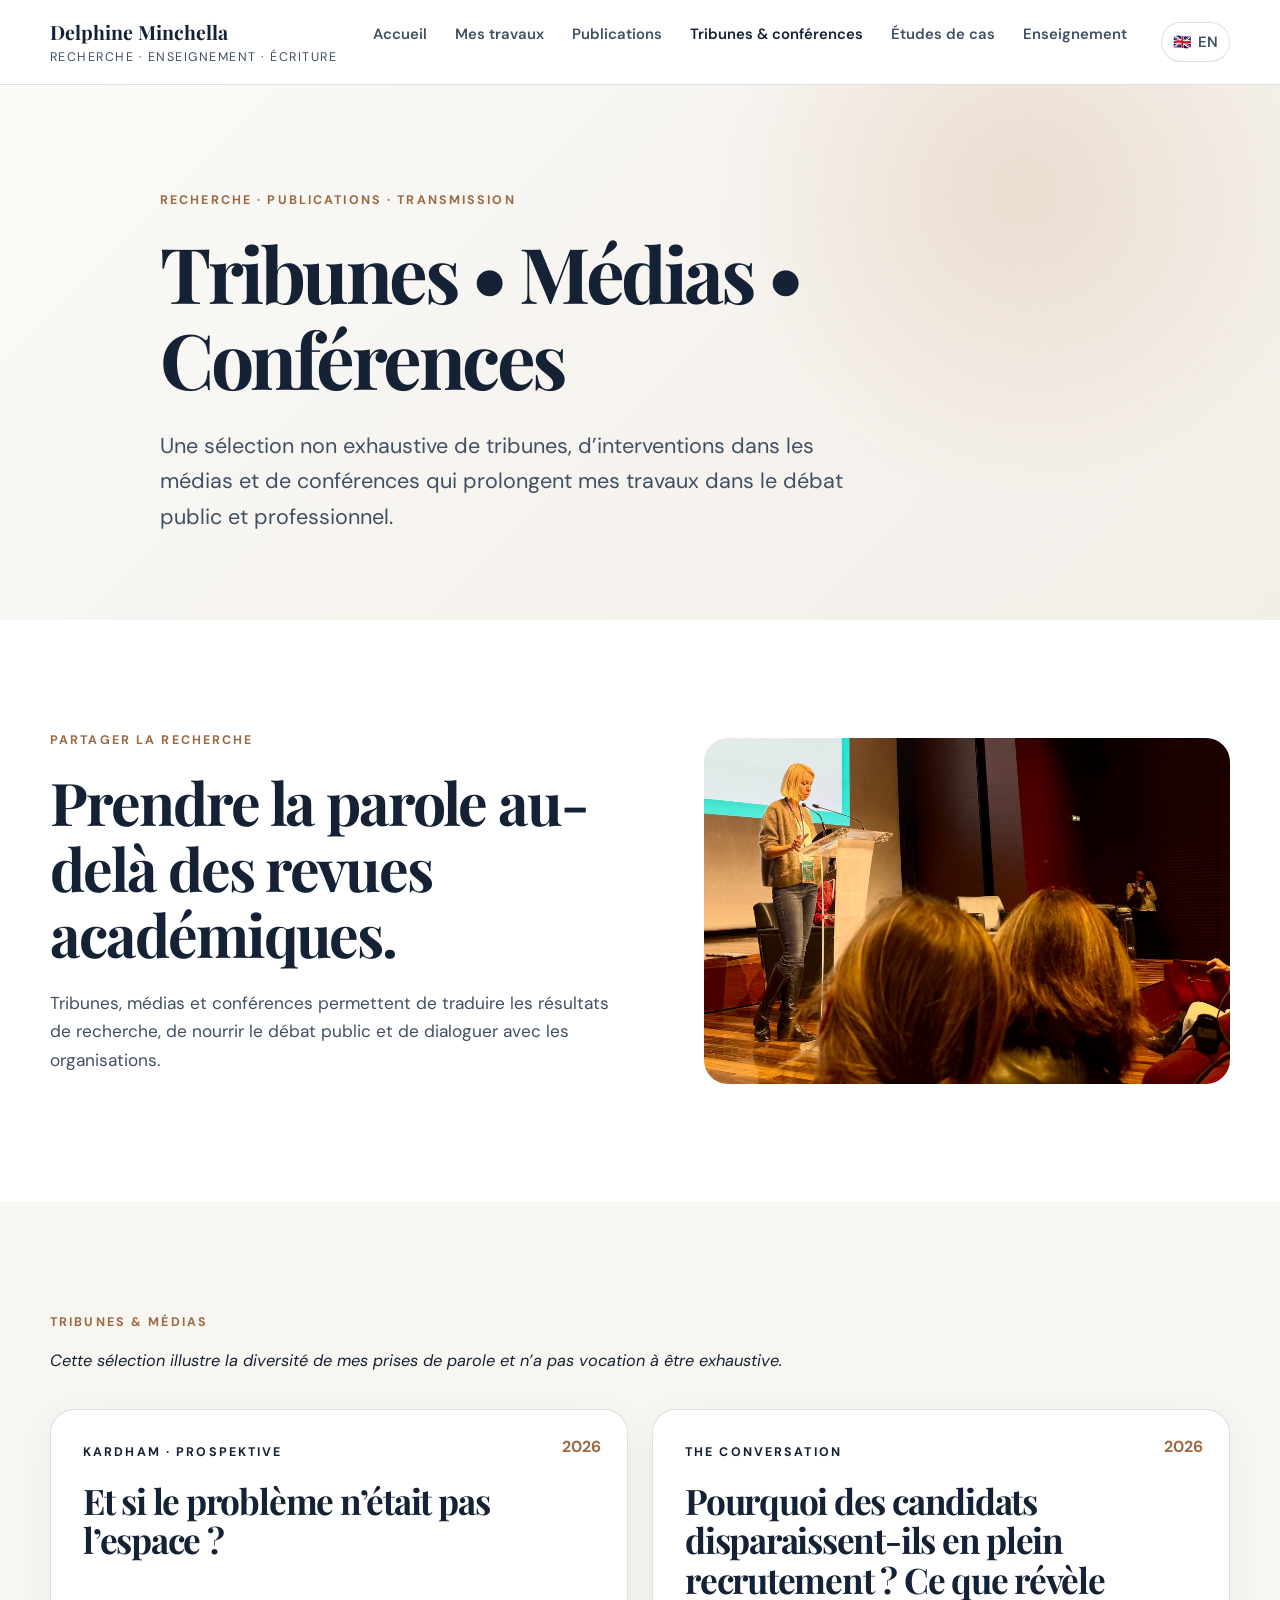
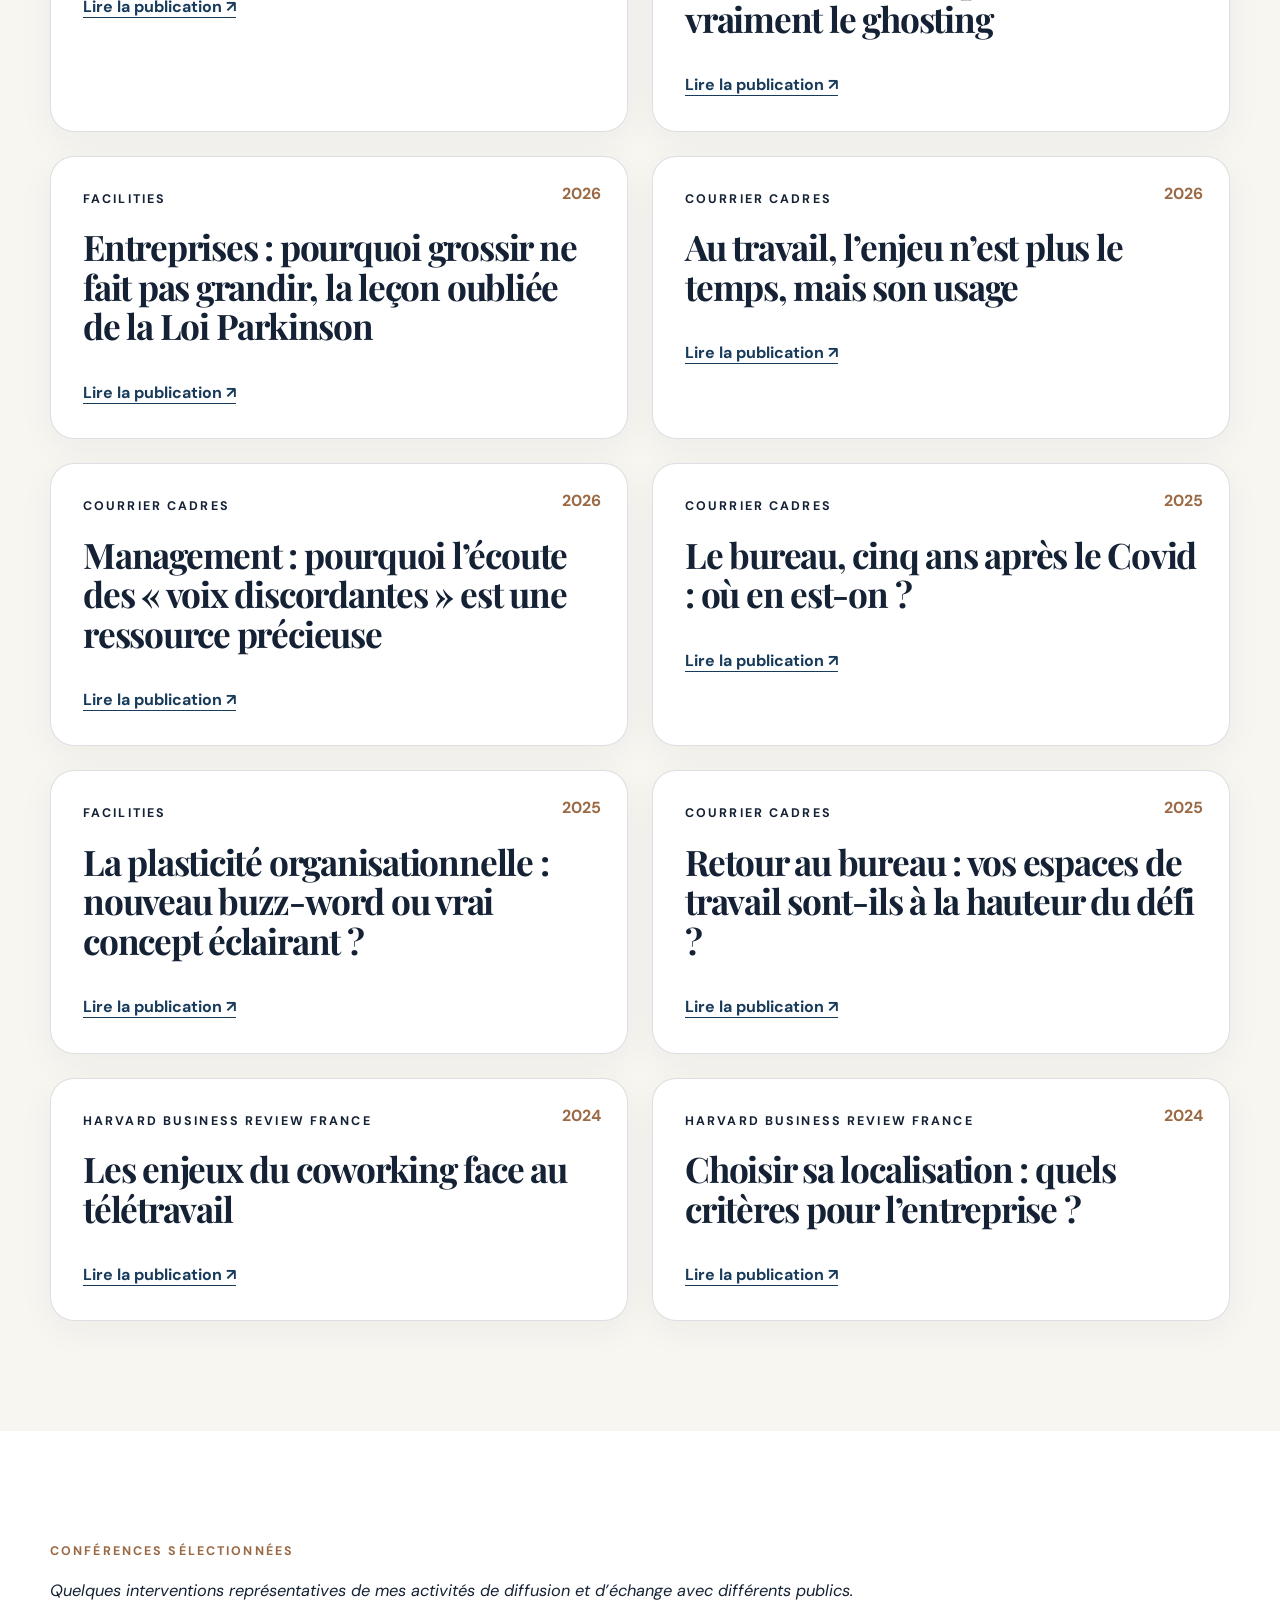
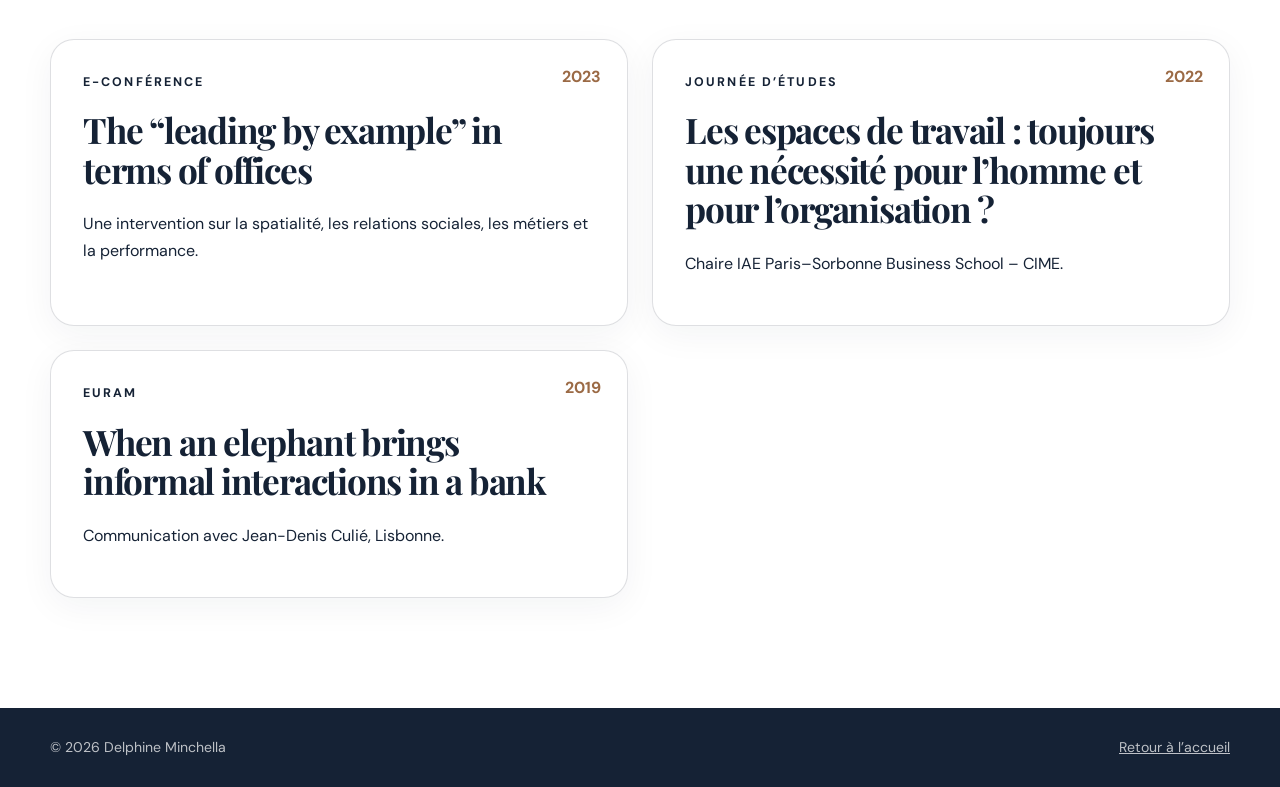
<file: tribunes-medias-conferences (6).html>
<!doctype html>
<html lang="fr">
<head>
<meta charset="utf-8"><meta name="viewport" content="width=device-width,initial-scale=1">
<meta name="description" content="Une sélection non exhaustive de tribunes, d’interventions dans les médias et de conférences qui prolongent mes travaux dans le débat public et professionnel.">
<title>Tribunes • Médias • Conférences — Delphine Minchella</title>
<link rel="preconnect" href="https://fonts.googleapis.com">
<link rel="preconnect" href="https://fonts.gstatic.com" crossorigin>
<link href="https://fonts.googleapis.com/css2?family=DM+Sans:wght@400;500;600;700&family=Playfair+Display:wght@600;700&display=swap" rel="stylesheet">
<link rel="stylesheet" href="styles.css">
</head>
<body>
<header class="site-header"><div class="container nav-wrap">
<a class="brand" href="index.html"><span class="brand-name">Delphine Minchella</span><span class="brand-subtitle">Recherche · Enseignement · Écriture</span></a>
<button class="menu-toggle" type="button" aria-expanded="false" aria-controls="navigation"><span class="sr-only">Ouvrir le menu</span><span></span><span></span><span></span></button>
<nav id="navigation" class="navigation"><a href="index.html">Accueil</a><a href="travaux.html">Mes travaux</a><a href="publications.html">Publications</a><a href="tribunes-medias-conferences.html" class="active">Tribunes & conférences</a><a href="etudes-de-cas.html">Études de cas</a><a href="enseignement.html">Enseignement</a><a class="lang-switch" href="en/tribunes-medias-conferences.html" aria-label="English version">🇬🇧 <span>EN</span></a></nav>
</div></header>
<main>
<section class="page-hero"><div class="container page-hero-inner"><p class="eyebrow">Recherche · Publications · Transmission</p><h1>Tribunes • Médias • Conférences</h1><p class="lead">Une sélection non exhaustive de tribunes, d’interventions dans les médias et de conférences qui prolongent mes travaux dans le débat public et professionnel.</p></div></section>
<section class="section"><div class="container split-image"><div><p class="section-kicker">Partager la recherche</p><h2>Prendre la parole au-delà des revues académiques.</h2><p class="prose">Tribunes, médias et conférences permettent de traduire les résultats de recherche, de nourrir le débat public et de dialoguer avec les organisations.</p></div><img src="assets/conference.jpg" alt="Delphine Minchella en conférence"></div></section>
<section class="section section-light"><div class="container"><p class="section-kicker">Tribunes & médias</p><p class="selection-note">Cette sélection illustre la diversité de mes prises de parole et n’a pas vocation à être exhaustive.</p><div class="compact-grid"><article class="compact-card"><span class="compact-year">2026</span><p class="feature-label">Kardham · ProspeKtive</p><h2>Et si le problème n’était pas l’espace ?</h2><a class="article-link" href="https://www.kardham.com/fr/ProspeKtive/Et_si_le_probleme_n_etait_pas_l_espace-01013" target="_blank" rel="noopener">Lire la publication ↗</a></article><article class="compact-card"><span class="compact-year">2026</span><p class="feature-label">The Conversation</p><h2>Pourquoi des candidats disparaissent-ils en plein recrutement ? Ce que révèle vraiment le ghosting</h2><a class="article-link" href="https://theconversation.com/pourquoi-des-candidats-disparaissent-ils-en-plein-recrutement-ce-que-revele-vraiment-le-ghosting-277748" target="_blank" rel="noopener">Lire la publication ↗</a></article><article class="compact-card"><span class="compact-year">2026</span><p class="feature-label">Facilities</p><h2>Entreprises : pourquoi grossir ne fait pas grandir, la leçon oubliée de la Loi Parkinson</h2><a class="article-link" href="https://facilities.fr/actualites/chroniques/623/entreprises-pourquoi-grossir-ne-fait-pas-grandir-la-lecon-oubliee-de-la-loi-parkinson" target="_blank" rel="noopener">Lire la publication ↗</a></article><article class="compact-card"><span class="compact-year">2026</span><p class="feature-label">Courrier Cadres</p><h2>Au travail, l’enjeu n’est plus le temps, mais son usage</h2><a class="article-link" href="https://courriercadres.com/le-vrai-luxe-au-travail-nest-plus-le-temps-cest-lutilite/" target="_blank" rel="noopener">Lire la publication ↗</a></article><article class="compact-card"><span class="compact-year">2026</span><p class="feature-label">Courrier Cadres</p><h2>Management : pourquoi l’écoute des « voix discordantes » est une ressource précieuse</h2><a class="article-link" href="https://courriercadres.com/management-pourquoi-lecoute-des-voix-discordantes-est-une-ressource-precieuse/" target="_blank" rel="noopener">Lire la publication ↗</a></article><article class="compact-card"><span class="compact-year">2025</span><p class="feature-label">Courrier Cadres</p><h2>Le bureau, cinq ans après le Covid : où en est-on ?</h2><a class="article-link" href="https://courriercadres.com/le-bureau-cinq-ans-apres-le-covid-ou-en-est-on/" target="_blank" rel="noopener">Lire la publication ↗</a></article><article class="compact-card"><span class="compact-year">2025</span><p class="feature-label">Facilities</p><h2>La plasticité organisationnelle : nouveau buzz-word ou vrai concept éclairant ?</h2><a class="article-link" href="https://facilities.fr/actualites/chroniques/585/la-plasticite-organisationnelle-nouveau-buzz-word-ou-un-vrai-concept-eclairant" target="_blank" rel="noopener">Lire la publication ↗</a></article><article class="compact-card"><span class="compact-year">2025</span><p class="feature-label">Courrier Cadres</p><h2>Retour au bureau : vos espaces de travail sont-ils à la hauteur du défi ?</h2><a class="article-link" href="https://courriercadres.com/retour-au-bureau-vos-espaces-de-travail-sont-ils-a-la-hauteur-du-defi/" target="_blank" rel="noopener">Lire la publication ↗</a></article><article class="compact-card"><span class="compact-year">2024</span><p class="feature-label">Harvard Business Review France</p><h2>Les enjeux du coworking face au télétravail</h2><a class="article-link" href="https://www.hbrfrance.fr/organisation/les-enjeux-du-coworking-face-au-teletravail-60476" target="_blank" rel="noopener">Lire la publication ↗</a></article><article class="compact-card"><span class="compact-year">2024</span><p class="feature-label">Harvard Business Review France</p><h2>Choisir sa localisation : quels critères pour l’entreprise ?</h2><a class="article-link" href="https://hal.science/hal-05614245v1" target="_blank" rel="noopener">Lire la publication ↗</a></article></div></div></section>
<section class="section"><div class="container"><p class="section-kicker">Conférences sélectionnées</p><p class="selection-note">Quelques interventions représentatives de mes activités de diffusion et d’échange avec différents publics.</p><div class="compact-grid">
<article class="compact-card"><span class="compact-year">2023</span><p class="feature-label">E-conférence</p><h2>The “leading by example” in terms of offices</h2><p>Une intervention sur la spatialité, les relations sociales, les métiers et la performance.</p></article>
<article class="compact-card"><span class="compact-year">2022</span><p class="feature-label">Journée d’études</p><h2>Les espaces de travail : toujours une nécessité pour l’homme et pour l’organisation ?</h2><p>Chaire IAE Paris–Sorbonne Business School – CIME.</p></article>
<article class="compact-card"><span class="compact-year">2019</span><p class="feature-label">EURAM</p><h2>When an elephant brings informal interactions in a bank</h2><p>Communication avec Jean-Denis Culié, Lisbonne.</p></article>
</div></div></section>
</main>
<footer class="site-footer"><div class="container footer-inner"><p>© <span id="year"></span> Delphine Minchella</p><p><a href="index.html">Retour à l’accueil</a></p></div></footer>
<script src="script.js"></script>
</body></html>
</file>
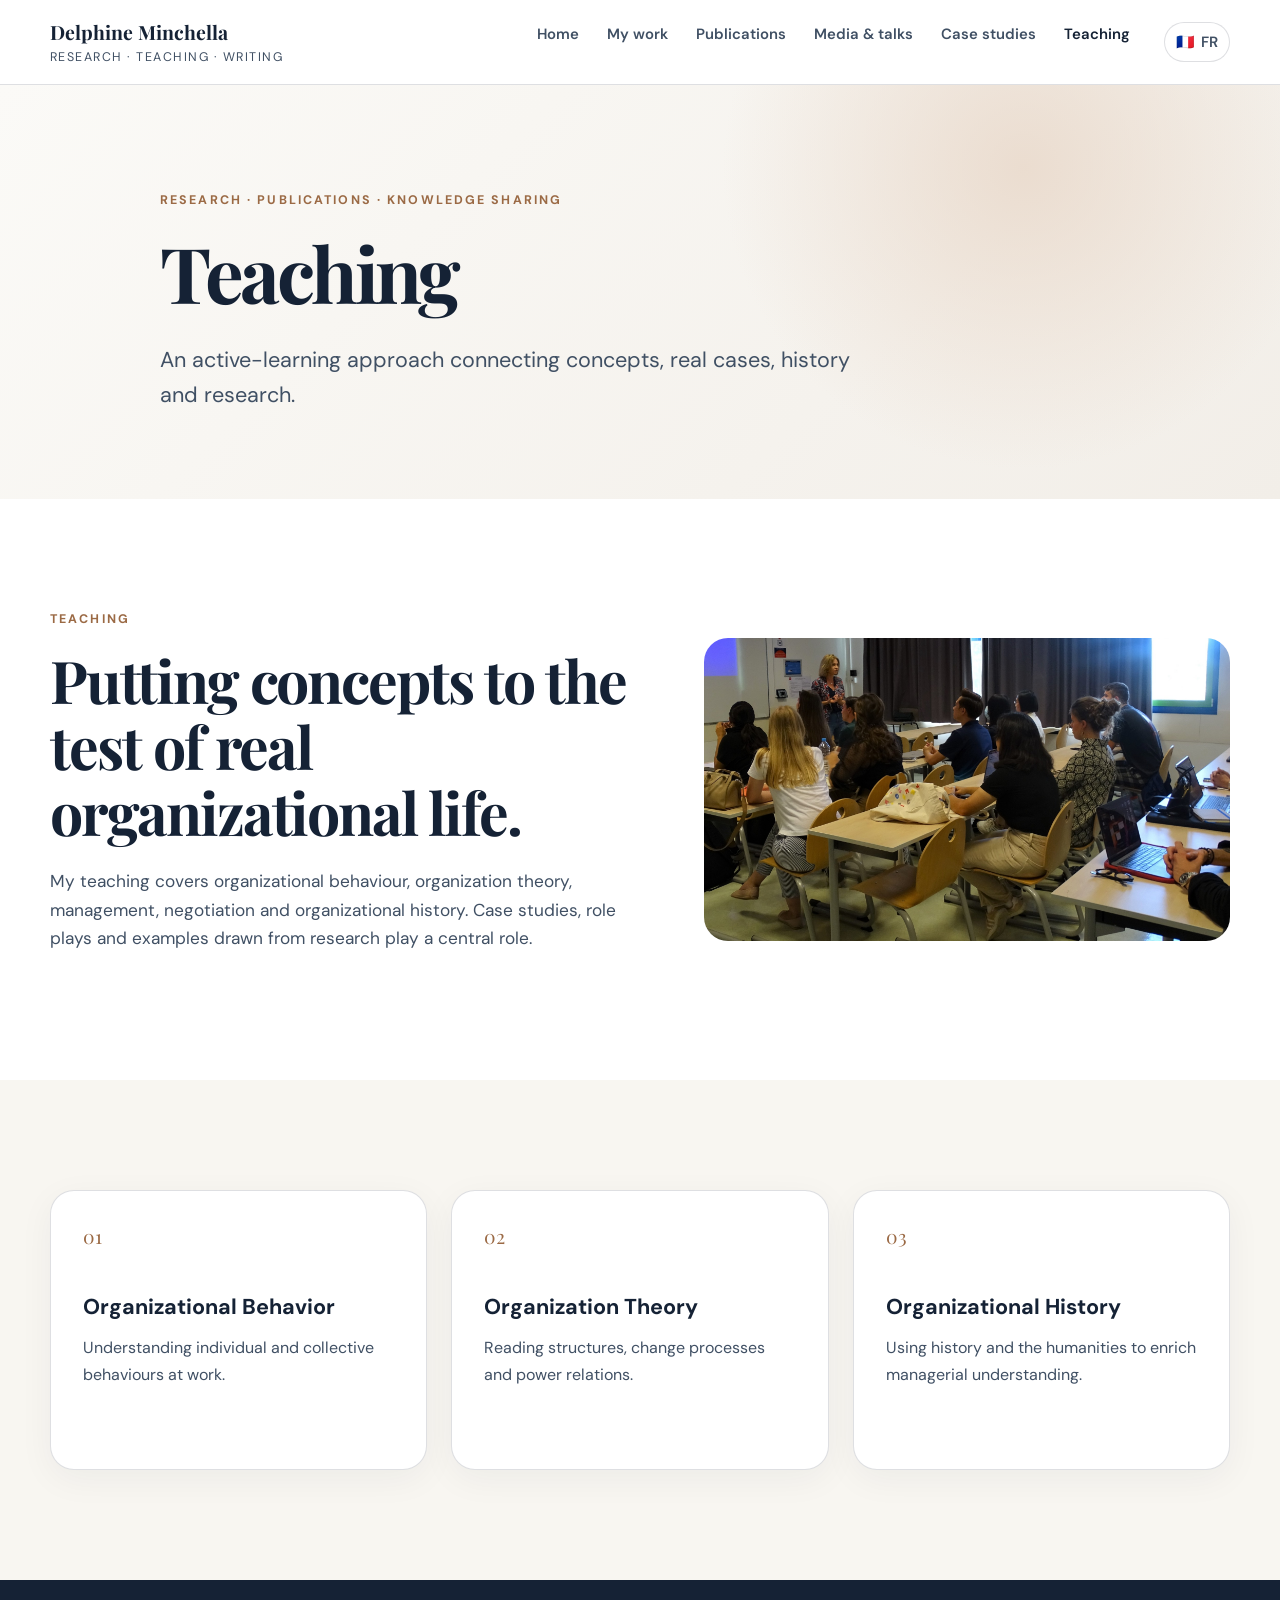
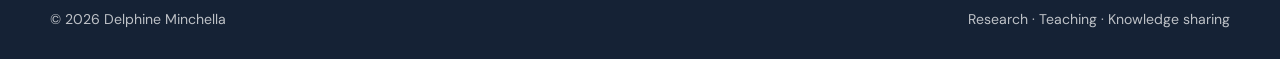
<file: en/enseignement.html>
<!doctype html>
<html lang="en">
<head>
<meta charset="utf-8">
<meta name="viewport" content="width=device-width,initial-scale=1">
<meta name="description" content="An active-learning approach connecting concepts, cases, history and research.">
<meta name="author" content="Delphine Minchella">
<title>Teaching — Delphine Minchella</title>
<link rel="preconnect" href="https://fonts.googleapis.com">
<link rel="preconnect" href="https://fonts.gstatic.com" crossorigin>
<link href="https://fonts.googleapis.com/css2?family=DM+Sans:wght@400;500;600;700&family=Playfair+Display:wght@600;700&display=swap" rel="stylesheet">
<link rel="stylesheet" href="../styles.css">
</head>
<body>
<a class="skip-link" href="#content">Skip to content</a>
<header class="site-header">
<div class="container nav-wrap">
<a class="brand" href="index.html">
<span class="brand-name">Delphine Minchella</span>
<span class="brand-subtitle">Research · Teaching · Writing</span>
</a>
<button class="menu-toggle" type="button" aria-expanded="false" aria-controls="navigation">
<span class="sr-only">Open menu</span><span></span><span></span><span></span>
</button>
<nav id="navigation" class="navigation" aria-label="Main navigation">
<a href="index.html">Home</a><a href="travaux.html">My work</a><a href="publications.html">Publications</a><a href="tribunes-medias-conferences.html">Media & talks</a><a href="etudes-de-cas.html">Case studies</a><a href="enseignement.html" class="active">Teaching</a>
<a class="lang-switch" href="../enseignement.html" aria-label="Version française">🇫🇷 <span>FR</span></a>
</nav>
</div>
</header>
<main id="content">
<section class="page-hero">
<div class="container page-hero-inner">
<p class="eyebrow">Research · Publications · Knowledge sharing</p>
<h1>Teaching</h1>
<p class="lead">An active-learning approach connecting concepts, real cases, history and research.</p>
</div>
</section>
<section class="section"><div class="container split-image">
<div><p class="section-kicker">Teaching</p><h2>Putting concepts to the test of real organizational life.</h2>
<p class="prose">My teaching covers organizational behaviour, organization theory, management, negotiation and organizational history. Case studies, role plays and examples drawn from research play a central role.</p></div>
<img src="../assets/enseignement.jpg" alt="Delphine Minchella teaching in a classroom">
</div></section>
<section class="section section-light"><div class="container cards cards-three">
<article class="card"><span class="card-number">01</span><h3>Organizational Behavior</h3><p>Understanding individual and collective behaviours at work.</p></article>
<article class="card"><span class="card-number">02</span><h3>Organization Theory</h3><p>Reading structures, change processes and power relations.</p></article>
<article class="card"><span class="card-number">03</span><h3>Organizational History</h3><p>Using history and the humanities to enrich managerial understanding.</p></article>
</div></section>

</main>
<footer class="site-footer">
<div class="container footer-inner">
<p>© <span id="year"></span> Delphine Minchella</p>
<p>Research · Teaching · Knowledge sharing</p>
</div>
</footer>
<script src="../script.js"></script>
</body>
</html>
</file>
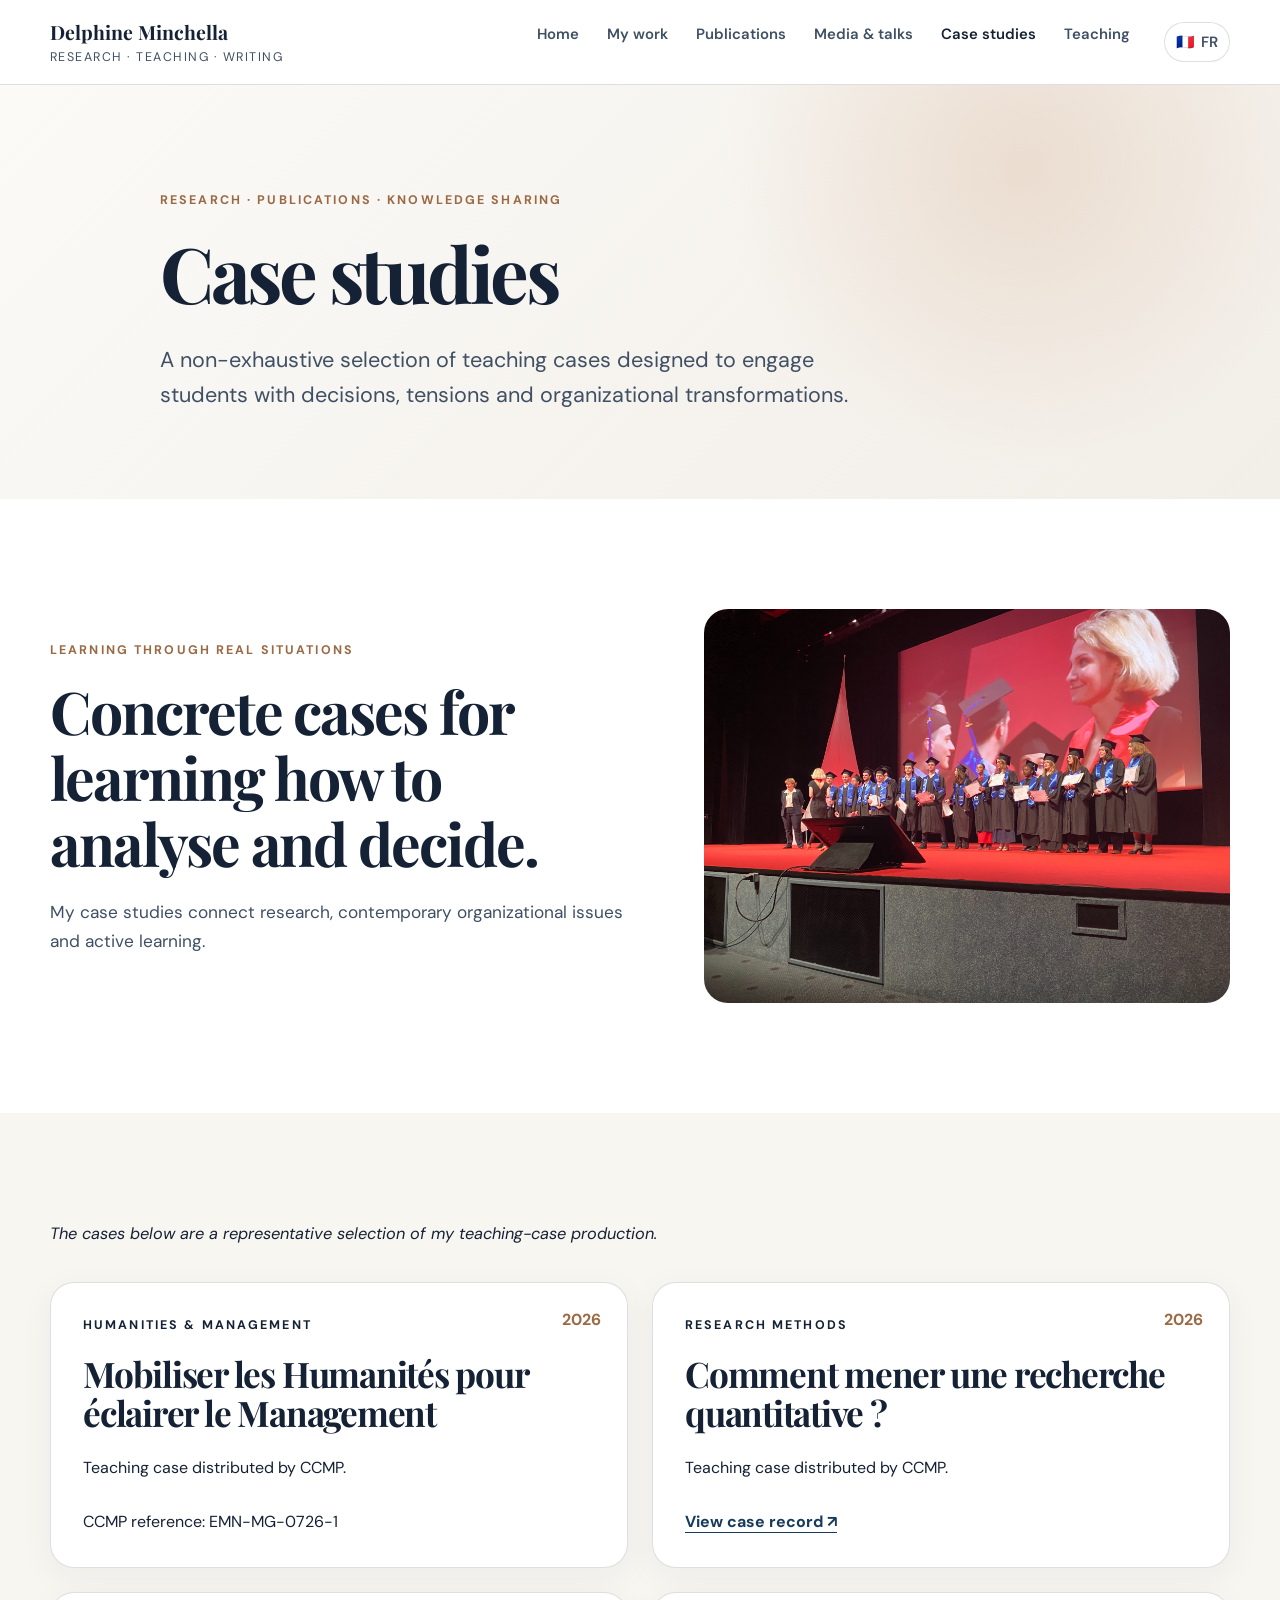
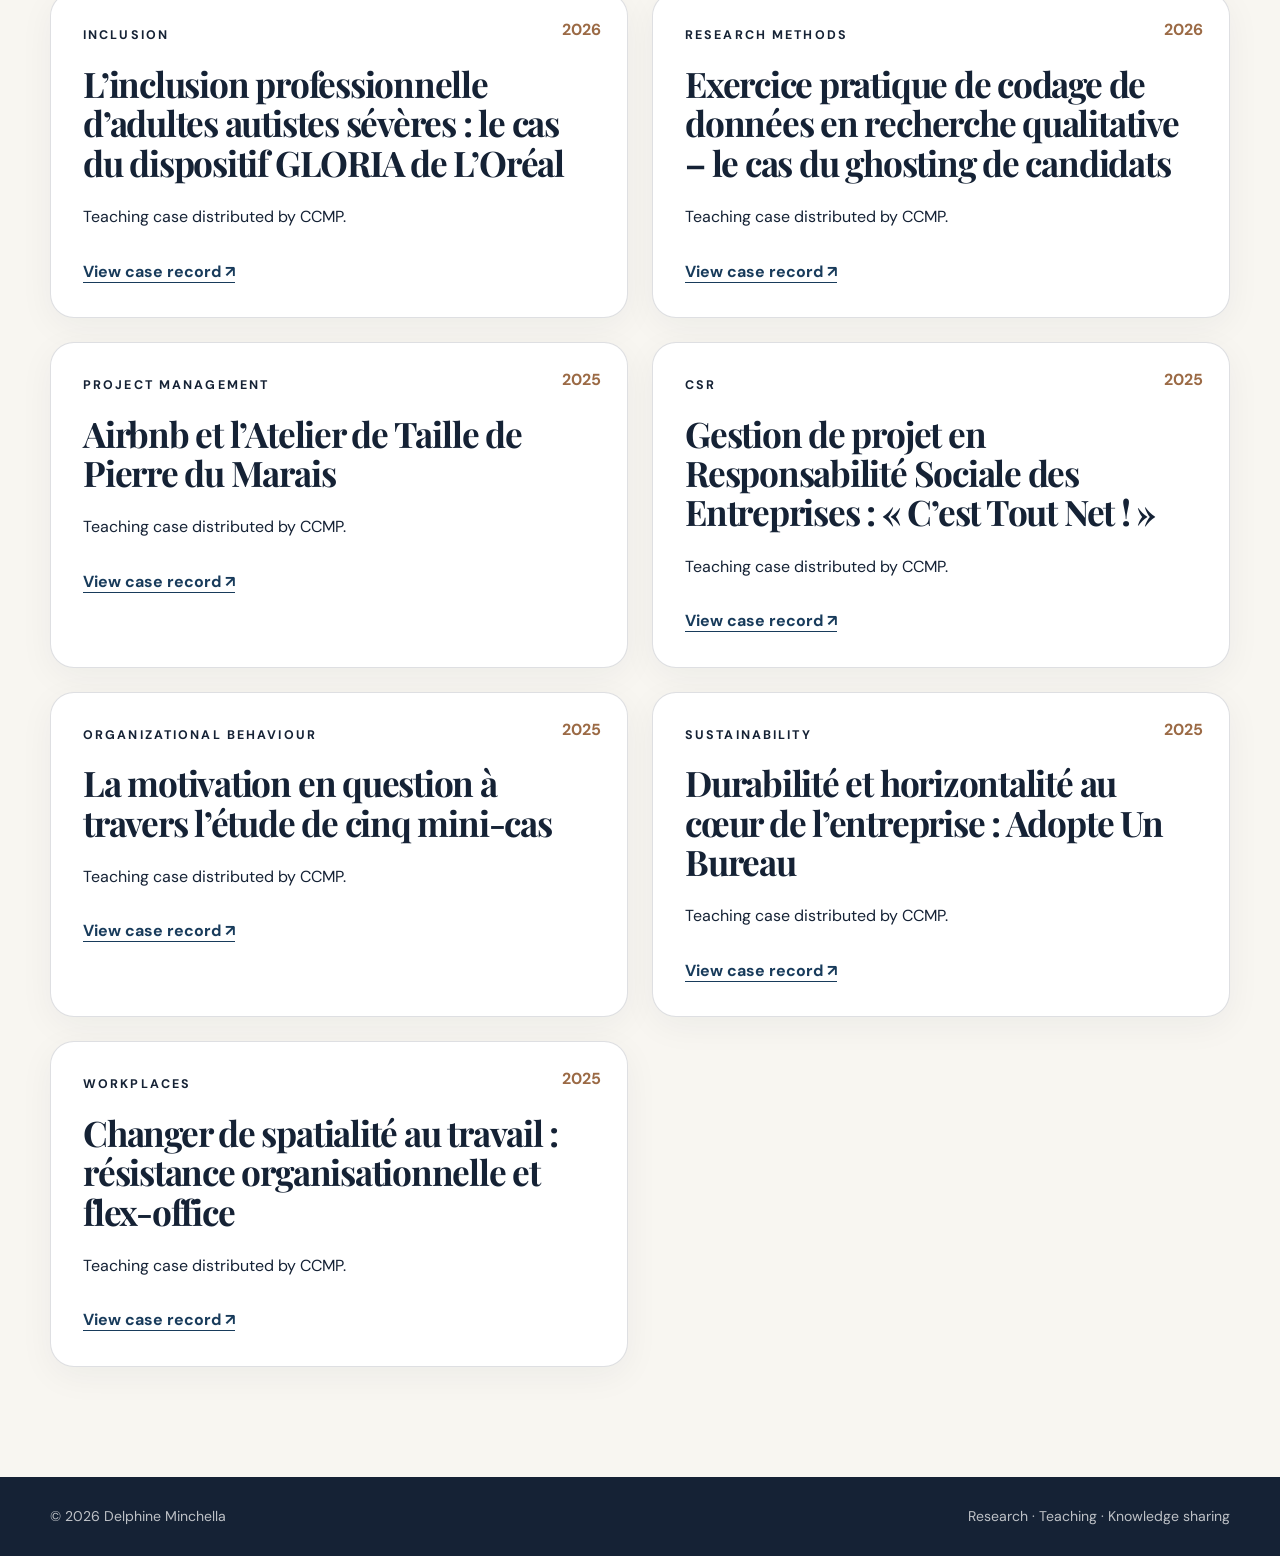
<file: en/etudes-de-cas.html>
<!doctype html>
<html lang="en">
<head>
<meta charset="utf-8">
<meta name="viewport" content="width=device-width,initial-scale=1">
<meta name="description" content="A representative selection of teaching cases.">
<meta name="author" content="Delphine Minchella">
<title>Case studies — Delphine Minchella</title>
<link rel="preconnect" href="https://fonts.googleapis.com">
<link rel="preconnect" href="https://fonts.gstatic.com" crossorigin>
<link href="https://fonts.googleapis.com/css2?family=DM+Sans:wght@400;500;600;700&family=Playfair+Display:wght@600;700&display=swap" rel="stylesheet">
<link rel="stylesheet" href="../styles.css">
</head>
<body>
<a class="skip-link" href="#content">Skip to content</a>
<header class="site-header">
<div class="container nav-wrap">
<a class="brand" href="index.html">
<span class="brand-name">Delphine Minchella</span>
<span class="brand-subtitle">Research · Teaching · Writing</span>
</a>
<button class="menu-toggle" type="button" aria-expanded="false" aria-controls="navigation">
<span class="sr-only">Open menu</span><span></span><span></span><span></span>
</button>
<nav id="navigation" class="navigation" aria-label="Main navigation">
<a href="index.html">Home</a><a href="travaux.html">My work</a><a href="publications.html">Publications</a><a href="tribunes-medias-conferences.html">Media & talks</a><a href="etudes-de-cas.html" class="active">Case studies</a><a href="enseignement.html">Teaching</a>
<a class="lang-switch" href="../etudes-de-cas.html" aria-label="Version française">🇫🇷 <span>FR</span></a>
</nav>
</div>
</header>
<main id="content">
<section class="page-hero">
<div class="container page-hero-inner">
<p class="eyebrow">Research · Publications · Knowledge sharing</p>
<h1>Case studies</h1>
<p class="lead">A non-exhaustive selection of teaching cases designed to engage students with decisions, tensions and organizational transformations.</p>
</div>
</section>
<section class="section"><div class="container split-image">
<div><p class="section-kicker">Learning through real situations</p><h2>Concrete cases for learning how to analyse and decide.</h2><p class="prose">My case studies connect research, contemporary organizational issues and active learning.</p></div>
<img src="../assets/remise-diplomes.jpg" alt="Delphine Minchella at a graduation ceremony">
</div></section>
<section class="section section-light"><div class="container">
<p class="selection-note">The cases below are a representative selection of my teaching-case production.</p>
<div class="compact-grid"><article class="compact-card"><span class="compact-year">2026</span><p class="feature-label">Humanities & management</p><h2>Mobiliser les Humanités pour éclairer le Management</h2><p>Teaching case distributed by CCMP.</p><span class="muted-link">CCMP reference: EMN-MG-0726-1</span></article><article class="compact-card"><span class="compact-year">2026</span><p class="feature-label">Research methods</p><h2>Comment mener une recherche quantitative ?</h2><p>Teaching case distributed by CCMP.</p><a class="article-link" href="https://www.ccmp.fr/collection-ccmp/cas-comment-mener-une-recherche-quantitative" target="_blank" rel="noopener">View case record ↗</a></article><article class="compact-card"><span class="compact-year">2026</span><p class="feature-label">Inclusion</p><h2>L’inclusion professionnelle d’adultes autistes sévères : le cas du dispositif GLORIA de L’Oréal</h2><p>Teaching case distributed by CCMP.</p><a class="article-link" href="https://www.ccmp.fr/collection-em-normandie/cas-dispositif-gloria-de-loreal-linclusion-professionnelle-dadultes-autistes-severes" target="_blank" rel="noopener">View case record ↗</a></article><article class="compact-card"><span class="compact-year">2026</span><p class="feature-label">Research methods</p><h2>Exercice pratique de codage de données en recherche qualitative – le cas du ghosting de candidats</h2><p>Teaching case distributed by CCMP.</p><a class="article-link" href="https://www.ccmp.fr/collection-grenoble-ecole-de-management/cas-exercice-pratique-de-codage-de-donnees-en-recherche-qualitative-le-cas-du-ghosting-de-candidats" target="_blank" rel="noopener">View case record ↗</a></article><article class="compact-card"><span class="compact-year">2025</span><p class="feature-label">Project management</p><h2>Airbnb et l’Atelier de Taille de Pierre du Marais</h2><p>Teaching case distributed by CCMP.</p><a class="article-link" href="https://www.ccmp.fr/collection-em-normandie/cas-airbnb-et-latelier-de-taille-de-pierre-du-marais-quand-deux-projets-de-diversification-se-rencontrent" target="_blank" rel="noopener">View case record ↗</a></article><article class="compact-card"><span class="compact-year">2025</span><p class="feature-label">CSR</p><h2>Gestion de projet en Responsabilité Sociale des Entreprises : « C’est Tout Net ! »</h2><p>Teaching case distributed by CCMP.</p><a class="article-link" href="https://ideas.repec.org/p/hal/journl/hal-05401030.html" target="_blank" rel="noopener">View case record ↗</a></article><article class="compact-card"><span class="compact-year">2025</span><p class="feature-label">Organizational behaviour</p><h2>La motivation en question à travers l’étude de cinq mini-cas</h2><p>Teaching case distributed by CCMP.</p><a class="article-link" href="https://www.ccmp.fr/collection-em-normandie/cas-la-motivation-en-question-a-travers-letude-de-cinq-mini-cas" target="_blank" rel="noopener">View case record ↗</a></article><article class="compact-card"><span class="compact-year">2025</span><p class="feature-label">Sustainability</p><h2>Durabilité et horizontalité au cœur de l’entreprise : Adopte Un Bureau</h2><p>Teaching case distributed by CCMP.</p><a class="article-link" href="https://ideas.repec.org/p/hal/journl/hal-05401070.html" target="_blank" rel="noopener">View case record ↗</a></article><article class="compact-card"><span class="compact-year">2025</span><p class="feature-label">Workplaces</p><h2>Changer de spatialité au travail : résistance organisationnelle et flex-office</h2><p>Teaching case distributed by CCMP.</p><a class="article-link" href="https://www.ccmp.fr/collection-em-normandie/cas-changer-de-spatialite-au-travail-la-mise-en-place-dun-flex-office" target="_blank" rel="noopener">View case record ↗</a></article></div>
</div></section>

</main>
<footer class="site-footer">
<div class="container footer-inner">
<p>© <span id="year"></span> Delphine Minchella</p>
<p>Research · Teaching · Knowledge sharing</p>
</div>
</footer>
<script src="../script.js"></script>
</body>
</html>
</file>
<file: styles.css>
:root{--ink:#152235;--soft:#405064;--paper:#f8f6f1;--white:#fff;--accent:#9b6a45;--accent2:#e8d7c8;--blue:#183b5b;--line:rgba(21,34,53,.14);--radius:24px;--max:1180px}*{box-sizing:border-box}html{scroll-behavior:smooth}body{margin:0;color:var(--ink);font-family:"DM Sans",Arial,sans-serif;line-height:1.65;background:#fff}img{display:block;max-width:100%}a{color:inherit}.container{width:min(calc(100% - 40px),var(--max));margin:auto}.sr-only{position:absolute;width:1px;height:1px;overflow:hidden;clip:rect(0,0,0,0)}.skip-link{position:fixed;top:-60px;left:16px;z-index:999;padding:12px 18px;background:var(--ink);color:#fff;border-radius:10px;text-decoration:none}.skip-link:focus{top:16px}.site-header{position:sticky;top:0;z-index:100;background:rgba(255,255,255,.92);border-bottom:1px solid var(--line);backdrop-filter:blur(16px)}.nav-wrap{min-height:84px;display:flex;align-items:center;justify-content:space-between;gap:30px}.brand{display:flex;flex-direction:column;text-decoration:none;line-height:1.15}.brand-name{font:700 1.22rem "Playfair Display",Georgia,serif}.brand-subtitle{margin-top:5px;color:var(--soft);font-size:.78rem;letter-spacing:.12em;text-transform:uppercase}.navigation{display:flex;gap:28px}.navigation a{color:var(--soft);font-weight:600;font-size:.93rem;text-decoration:none}.menu-toggle{display:none;border:0;background:transparent;padding:8px}.menu-toggle span:not(.sr-only){display:block;width:25px;height:2px;margin:5px;background:var(--ink)}.hero{overflow:hidden;background:radial-gradient(circle at 14% 20%,rgba(232,215,200,.75),transparent 32%),linear-gradient(135deg,#fbfaf7,#f2eee8)}.hero-grid{min-height:720px;display:grid;grid-template-columns:1.15fr .85fr;gap:clamp(48px,8vw,110px);align-items:center;padding:88px 0}.eyebrow,.section-kicker,.publication-type,.feature-label{margin:0 0 18px;color:var(--accent);font-size:.78rem;font-weight:700;letter-spacing:.17em;text-transform:uppercase}h1,h2,h3{margin-top:0;line-height:1.12}h1,h2{font-family:"Playfair Display",Georgia,serif}h1{max-width:760px;margin-bottom:28px;font-size:clamp(3rem,6vw,5.7rem);letter-spacing:-.045em}h2{margin-bottom:22px;font-size:clamp(2.25rem,4.6vw,4.2rem);letter-spacing:-.035em}h3{margin-bottom:16px;font-size:1.35rem}.lead{max-width:690px;margin:0;color:var(--soft);font-size:clamp(1.1rem,2vw,1.35rem)}.hero-actions{display:flex;flex-wrap:wrap;gap:14px;margin-top:38px}.button{display:inline-flex;align-items:center;justify-content:center;min-height:51px;padding:13px 21px;border:1px solid transparent;border-radius:999px;font-weight:700;text-decoration:none}.button-primary{background:var(--blue);color:#fff}.button-secondary{border-color:var(--ink)}.button-on-dark{margin-top:38px;background:#fff;color:var(--ink)}.quick-facts{display:flex;flex-wrap:wrap;gap:11px 24px;margin:36px 0 0;padding:24px 0 0;border-top:1px solid var(--line);list-style:none;color:var(--soft);font-size:.91rem}.quick-facts li:before{content:"•";margin-right:9px;color:var(--accent)}.portrait-card{position:relative;z-index:0;margin:0}.portrait-backdrop{position:absolute;z-index:-1;inset:10% -9% -4% 12%;background:var(--blue);border-radius:47% 47% 28px 28px}.portrait-card img{width:100%;max-height:595px;object-fit:contain;object-position:center bottom;filter:drop-shadow(0 28px 34px rgba(21,34,53,.16))}.portrait-card figcaption{position:absolute;right:-20px;bottom:24px;display:flex;flex-direction:column;min-width:220px;padding:17px 20px;background:rgba(255,255,255,.93);border-radius:16px;box-shadow:0 24px 70px rgba(21,34,53,.12)}.portrait-card figcaption span{color:var(--soft);font-size:.9rem}.section{padding:110px 0}.section-light,.contact-section{background:var(--paper)}.two-columns{display:grid;grid-template-columns:.9fr 1.1fr;gap:clamp(45px,9vw,130px)}.prose{color:var(--soft);font-size:1.08rem}.section-heading{display:grid;grid-template-columns:1.15fr .85fr;gap:70px;align-items:end;margin-bottom:52px}.section-heading>p{max-width:520px;margin:0 0 26px;color:var(--soft);font-size:1.05rem}.cards{display:grid;gap:24px}.cards-three{grid-template-columns:repeat(3,1fr)}.card{min-height:280px;padding:32px;border:1px solid var(--line);border-radius:var(--radius);background:#fff;box-shadow:0 9px 35px rgba(21,34,53,.05)}.card p{color:var(--soft)}.card-number{display:inline-block;margin-bottom:46px;color:var(--accent);font:1.2rem "Playfair Display",Georgia,serif}.feature-card{display:flex;flex-direction:column}.feature-card h3{font:1.9rem "Playfair Display",Georgia,serif}.feature-note{margin-top:auto;padding-top:24px;color:var(--accent);font-weight:700;font-size:.88rem}.section-dark{background:var(--ink);color:#fff}.section-dark .section-heading>p,.publication p{color:rgba(255,255,255,.68)}.section-dark .section-kicker,.section-dark .publication-type{color:#d7aa89}.publication-list{border-top:1px solid rgba(255,255,255,.18)}.publication{display:grid;grid-template-columns:110px 1fr;gap:28px;padding:32px 0;border-bottom:1px solid rgba(255,255,255,.18)}.publication-year{font:1.55rem "Playfair Display",Georgia,serif;color:#d7aa89}.publication h3{max-width:870px;margin-bottom:9px}.publication p{margin:0}.publication-type{margin-bottom:9px!important}.quote-section{padding:100px 0;background:var(--accent2)}blockquote{max-width:1000px;margin:auto;font:clamp(2rem,4.2vw,4rem)/1.25 "Playfair Display",Georgia,serif;text-align:center}.contact-grid{display:grid;grid-template-columns:1.3fr .7fr;gap:80px;align-items:end}.contact-links{display:grid}.contact-links a{display:flex;justify-content:space-between;gap:25px;padding:20px 0;border-bottom:1px solid var(--line);font-weight:700;text-decoration:none}.contact-links a:first-child{border-top:1px solid var(--line)}.site-footer{padding:28px 0;background:var(--ink);color:rgba(255,255,255,.72)}.footer-inner{display:flex;justify-content:space-between;gap:30px;font-size:.88rem}.footer-inner p{margin:0}@media(max-width:900px){.menu-toggle{display:block}.navigation{position:absolute;top:84px;left:0;right:0;display:none;flex-direction:column;gap:0;padding:10px 20px 24px;background:#fff;border-bottom:1px solid var(--line)}.navigation.open{display:flex}.navigation a{padding:14px 4px;border-bottom:1px solid var(--line)}.hero-grid{min-height:auto;grid-template-columns:1fr;padding:70px 0}.portrait-card{width:min(92%,520px);margin:auto}.two-columns,.section-heading,.contact-grid{grid-template-columns:1fr;gap:30px}.cards-three{grid-template-columns:1fr}}@media(max-width:600px){.container{width:min(calc(100% - 28px),var(--max))}.section{padding:78px 0}.nav-wrap{min-height:74px}.navigation{top:74px}h1{font-size:clamp(2.65rem,13vw,4rem)}.hero-grid{padding:52px 0 70px;gap:48px}.portrait-card figcaption{right:0;bottom:8px;min-width:190px}.publication{grid-template-columns:1fr;gap:8px}.card{min-height:auto;padding:26px}.footer-inner{flex-direction:column;gap:8px}}

.card-title-link{color:inherit;text-decoration:none}.card-title-link:hover{text-decoration:underline;text-underline-offset:5px}
.feature-note{text-decoration:none}.navigation .active{color:var(--ink)}
.page-hero{background:radial-gradient(circle at 80% 20%,rgba(232,215,200,.8),transparent 28%),linear-gradient(135deg,#fbfaf7,#f2eee8)}
.page-hero-inner{padding-block:105px 85px;max-width:960px}.narrow-intro{max-width:900px;font-size:1.15rem;color:var(--ink-soft);margin-bottom:52px}
.article-grid{display:grid;gap:22px}.year-divider{margin:42px 0 2px;border-bottom:1px solid var(--line)}
.year-divider span{display:inline-block;padding:8px 14px;background:var(--ink);color:#fff;border-radius:999px 999px 0 0;font-weight:700}
.article-card{padding:34px;border:1px solid var(--line);border-radius:var(--radius);background:#fff;box-shadow:0 9px 35px rgba(21,34,53,.05)}
.article-card h2,.compact-card h2,.hub-card h2{font-family:"Playfair Display",Georgia,serif;font-size:clamp(1.55rem,3vw,2.2rem)}
.article-meta{display:flex;justify-content:space-between;gap:12px;margin-bottom:15px}.tag{padding:5px 10px;background:var(--accent-light);border-radius:999px;font-weight:700}
.article-journal,.article-summary,.compact-card p{color:var(--ink-soft)}.article-link{display:inline-flex;margin-top:12px;color:var(--blue);font-weight:700;text-decoration:underline;text-underline-offset:5px}
.muted-link{display:inline-block;margin-top:12px;color:var(--ink-soft)}.compact-grid{display:grid;grid-template-columns:repeat(2,1fr);gap:24px}
.compact-card{position:relative;padding:32px;background:#fff;border:1px solid var(--line);border-radius:var(--radius);box-shadow:0 9px 35px rgba(21,34,53,.05)}
.compact-year{position:absolute;top:24px;right:26px;font-weight:700;color:var(--accent)}
.split-image{display:grid;grid-template-columns:1fr .9fr;gap:70px;align-items:center}.split-image img{width:100%;max-height:520px;object-fit:cover;border-radius:var(--radius);box-shadow:var(--shadow)}
.site-footer a{color:inherit}@media(max-width:900px){.compact-grid,.split-image{grid-template-columns:1fr}.page-hero-inner{padding-block:72px 60px}}

.selection-note {
  max-width: 850px;
  margin: -2px 0 34px;
  color: var(--ink-soft);
  font-size: 1.02rem;
  font-style: italic;
}

.lang-switch {
  display: inline-flex;
  align-items: center;
  gap: 6px;
  margin-left: 6px;
  padding: 7px 11px;
  border: 1px solid var(--line);
  border-radius: 999px;
  background: rgba(255,255,255,.78);
  color: var(--ink);
  font-size: .82rem;
  font-weight: 700;
  text-decoration: none;
  white-space: nowrap;
}
.lang-switch:hover { border-color: var(--accent); }
@media (max-width: 900px) {
  .navigation .lang-switch { margin: 14px 0 0; width: fit-content; border-bottom: 1px solid var(--line); }
}

/* Ouvrages grand public */
.books-section{background:#fff}.books-section> .container > h2{max-width:820px}.books-grid{display:grid;grid-template-columns:repeat(3,1fr);gap:26px;margin-top:42px}.book-card{overflow:hidden;border:1px solid var(--line);border-radius:var(--radius);background:#fff;box-shadow:0 9px 35px rgba(21,34,53,.07)}.book-cover{aspect-ratio:3/4;display:flex;flex-direction:column;justify-content:flex-end;gap:10px;padding:30px;color:#fff}.book-cover strong{font:700 clamp(1.55rem,2.5vw,2.35rem)/1.05 "Playfair Display",Georgia,serif}.book-cover small{font-size:.95rem;line-height:1.35}.book-publisher{margin-bottom:auto;font-size:.78rem;font-weight:700;letter-spacing:.14em;text-transform:uppercase}.book-cover-ems{background:linear-gradient(145deg,#183b5b,#365f7d)}.book-cover-dunod{background:linear-gradient(145deg,#a96962,#df9b8e)}.book-cover-harmattan{background:linear-gradient(145deg,#6b5547,#aa8b72)}.book-copy{padding:26px}.book-copy h3{font:1.45rem/1.18 "Playfair Display",Georgia,serif}.book-copy p{color:var(--soft)}@media(max-width:900px){.books-grid{grid-template-columns:1fr}.book-card{display:grid;grid-template-columns:minmax(180px,.65fr) 1.35fr}.book-cover{aspect-ratio:auto;min-height:320px}}@media(max-width:600px){.book-card{display:block}.book-cover{aspect-ratio:3/4;min-height:0}}

/* Book cover images */
.book-cover{overflow:hidden;display:flex;align-items:center;justify-content:center;background:#f4f1eb;}
.book-cover img{width:100%;height:100%;min-height:300px;object-fit:contain;display:block;background:#fff;}
@media (max-width:700px){.book-cover img{min-height:0;max-height:420px;}}
</file>
